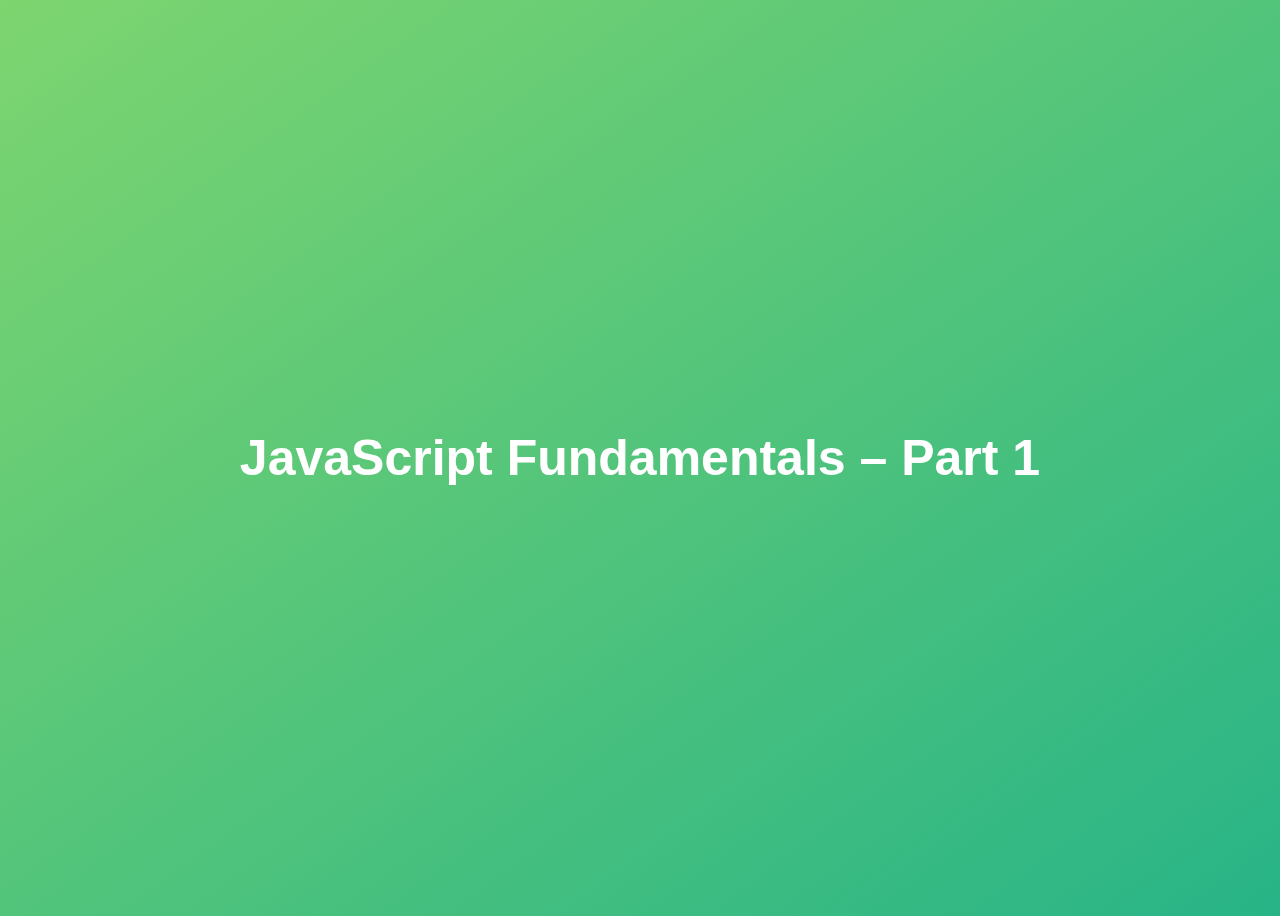
<file: 01-fundamental part-1/index.html>
<!DOCTYPE html>
<html lang="en">

<head>
  <meta charset="UTF-8" />
  <meta name="viewport" content="width=device-width, initial-scale=1.0" />
  <meta http-equiv="X-UA-Compatible" content="ie=edge" />
  <title>JavaScript Fundamentals – Part 1</title>
  <style>
    body {
      height: 100vh;
      display: flex;
      align-items: center;
      background: linear-gradient(to top left, #28b487, #7dd56f);
    }

    h1 {
      font-family: sans-serif;
      font-size: 50px;
      line-height: 1.3;
      width: 100%;
      padding: 30px;
      text-align: center;
      color: white;
    }
  </style>
</head>

<body>
  <h1>JavaScript Fundamentals – Part 1</h1>
  <script src="./script.js"></script>
</body>

</html>
</file>
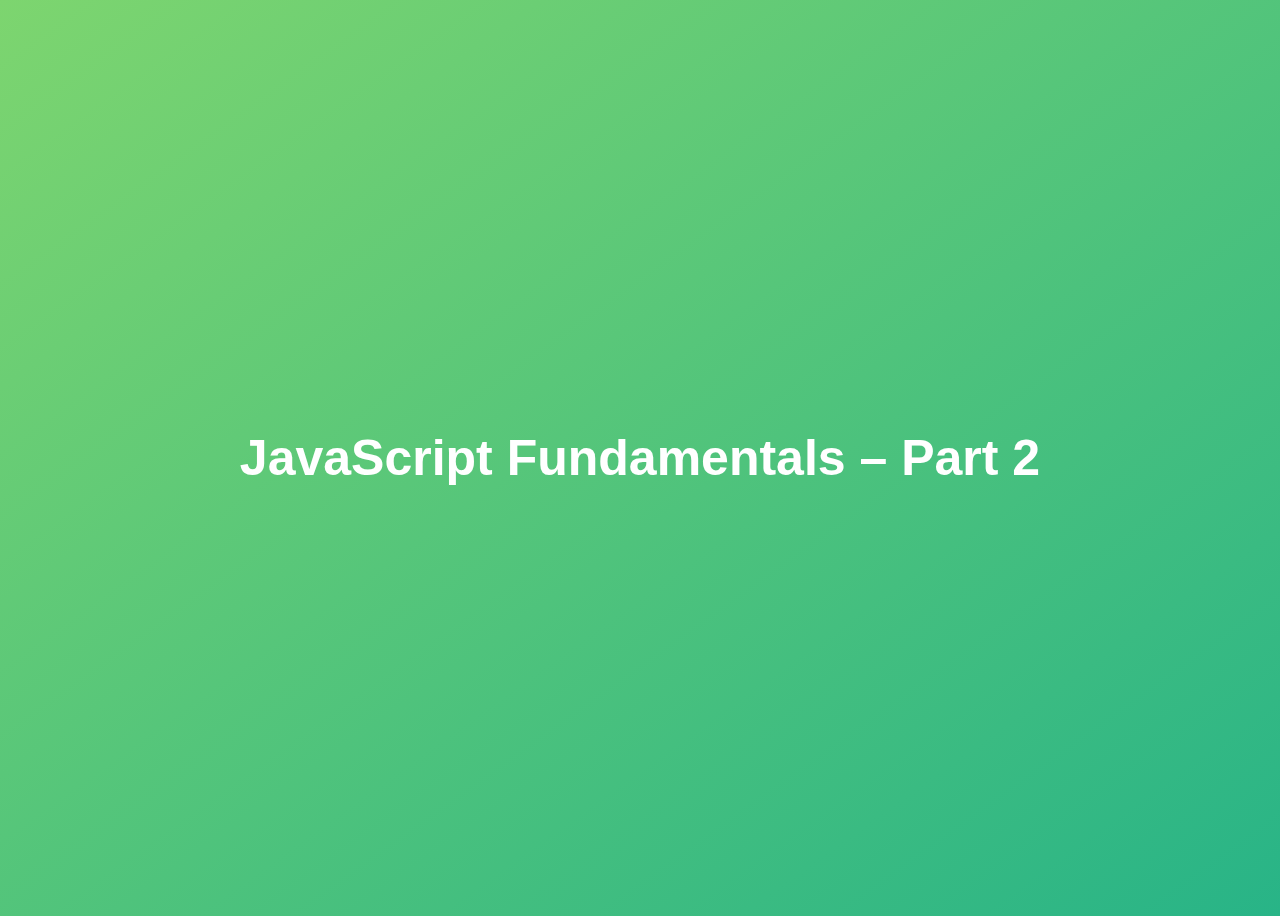
<file: 02-fundamentals  part-2/index.html>
<!DOCTYPE html>
<html lang="en">
  <head>
    <meta charset="UTF-8" />
    <meta name="viewport" content="width=device-width, initial-scale=1.0" />
    <meta http-equiv="X-UA-Compatible" content="ie=edge" />
    <title>JavaScript Fundamentals – Part 2</title>
    <style>
      body {
        height: 100vh;
        display: flex;
        align-items: center;
        background: linear-gradient(to top left, #28b487, #7dd56f);
      }
      h1 {
        font-family: sans-serif;
        font-size: 50px;
        line-height: 1.3;
        width: 100%;
        padding: 30px;
        text-align: center;
        color: white;
      }
    </style>
  </head>
  <body>
    <h1>JavaScript Fundamentals – Part 2</h1>
    <script src="script.js"></script>
  </body>
</html>
</file>
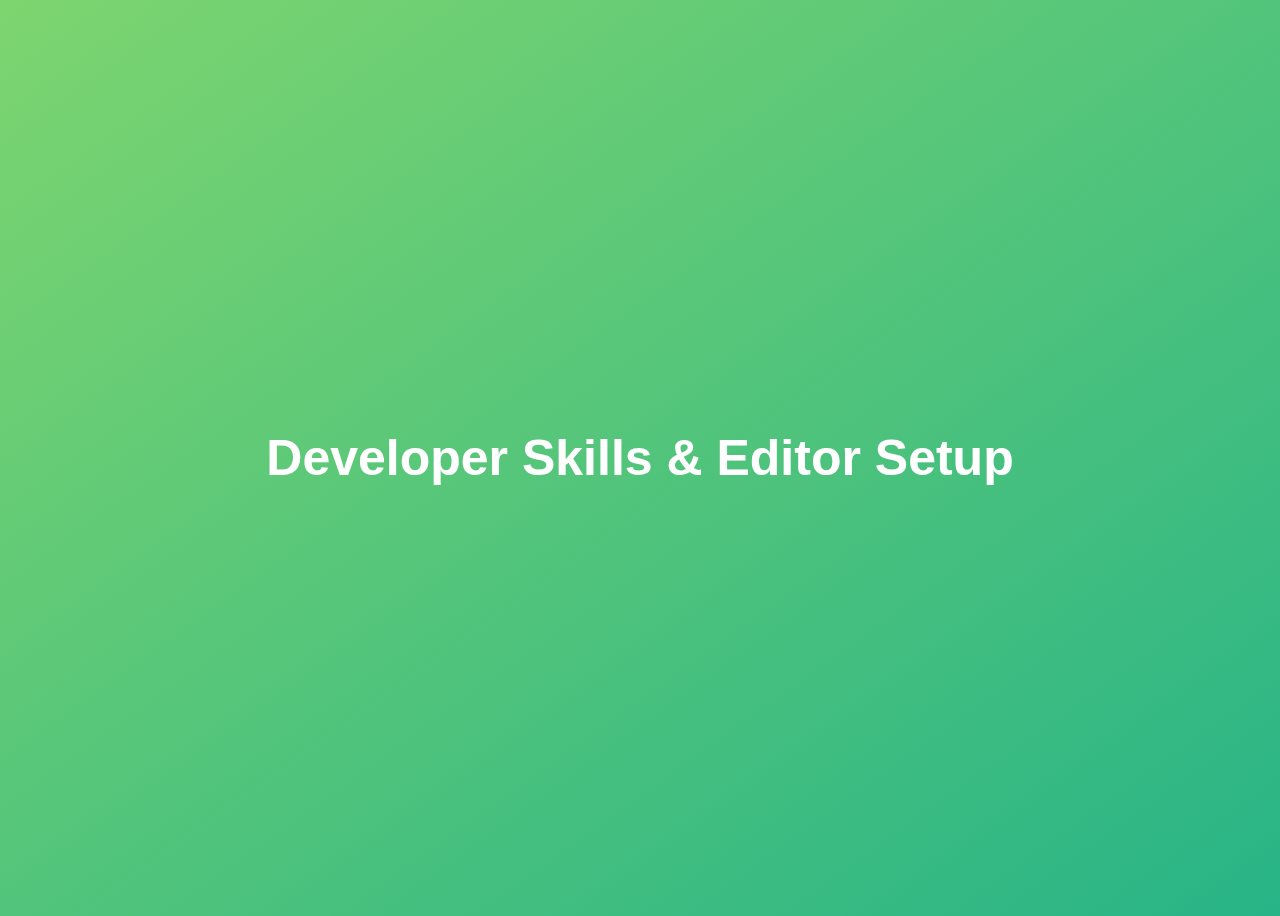
<file: 05-Developer skills & Editor Setup/index.html>
<!DOCTYPE html>
<html lang="en">
  <head>
    <meta charset="UTF-8" />
    <meta name="viewport" content="width=device-width, initial-scale=1.0" />
    <meta http-equiv="X-UA-Compatible" content="ie=edge" />
    <title>Developer Skills & Editor Setup</title>
    <style>
      body {
        height: 100vh;
        display: flex;
        align-items: center;
        background: linear-gradient(to top left, #28b487, #7dd56f);
      }
      h1 {
        font-family: sans-serif;
        font-size: 50px;
        line-height: 1.3;
        width: 100%;
        padding: 30px;
        text-align: center;
        color: white;
      }
    </style>
  </head>
  <body>
    <h1>Developer Skills & Editor Setup</h1>
    <script src="script.js"></script>
  </body>
</html>
</file>
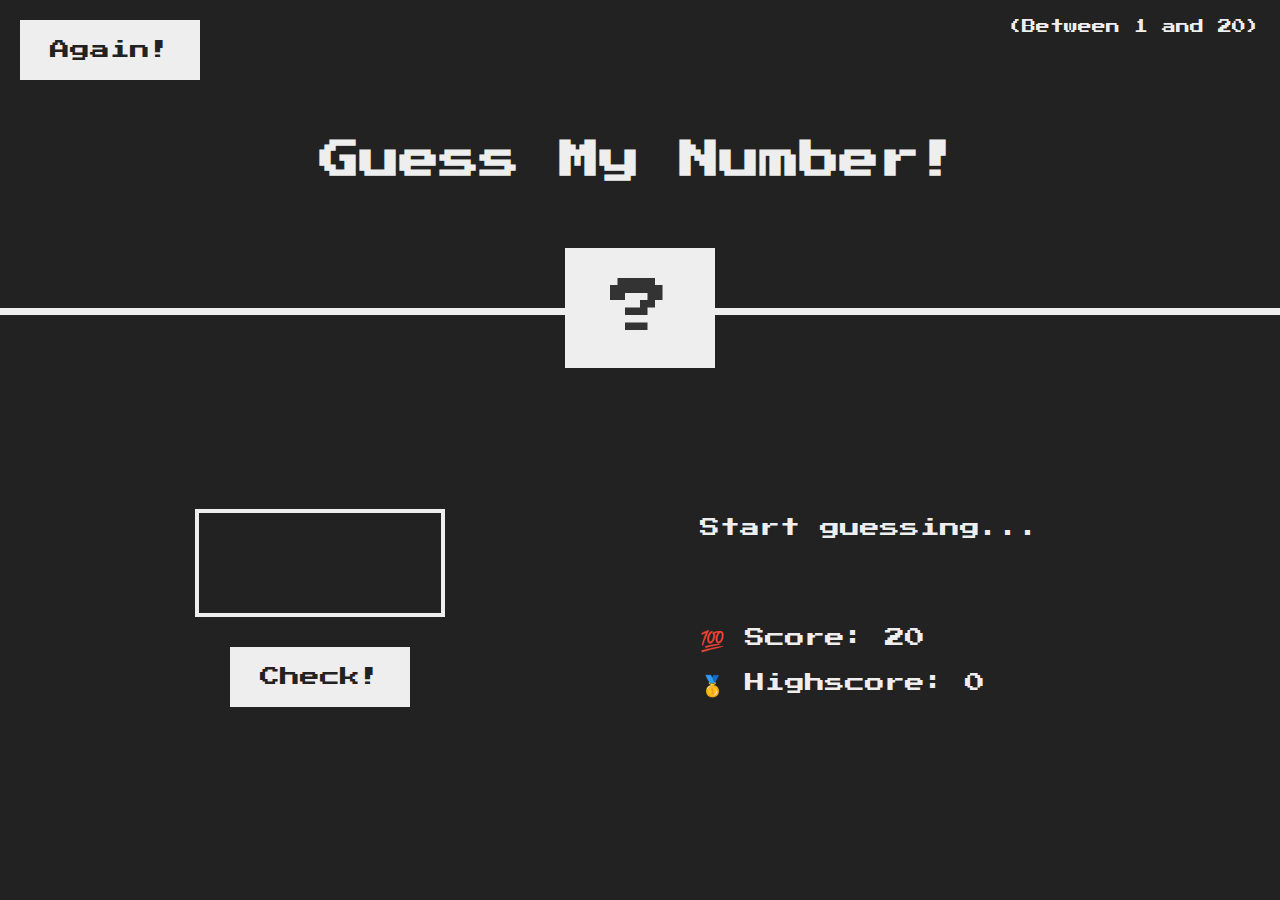
<file: 06-guess MY Number!/index.html>
<!DOCTYPE html>
<html lang="en">
  <head>
    <meta charset="UTF-8" />
    <meta name="viewport" content="width=device-width, initial-scale=1.0" />
    <meta http-equiv="X-UA-Compatible" content="ie=edge" />
    <link rel="stylesheet" href="style.css" />
    <title>Guess My Number!</title>
  </head>
  <body>
    <header>
      <h1>Guess My Number!</h1>
      <p class="between">(Between 1 and 20)</p>
      <button class="btn again">Again!</button>
      <div class="number">?</div>
    </header>
    <main>
      <section class="left">
        <input type="number" class="guess" />
        <button class="btn check">Check!</button>
      </section>
      <section class="right">
        <p class="message">Start guessing...</p>
        <p class="label-score">💯 Score: <span class="score">20</span></p>
        <p class="label-highscore">
          🥇 Highscore: <span class="highscore">0</span>
        </p>
      </section>
    </main>
    <script src="script.js"></script>
  </body>
</html>
</file>
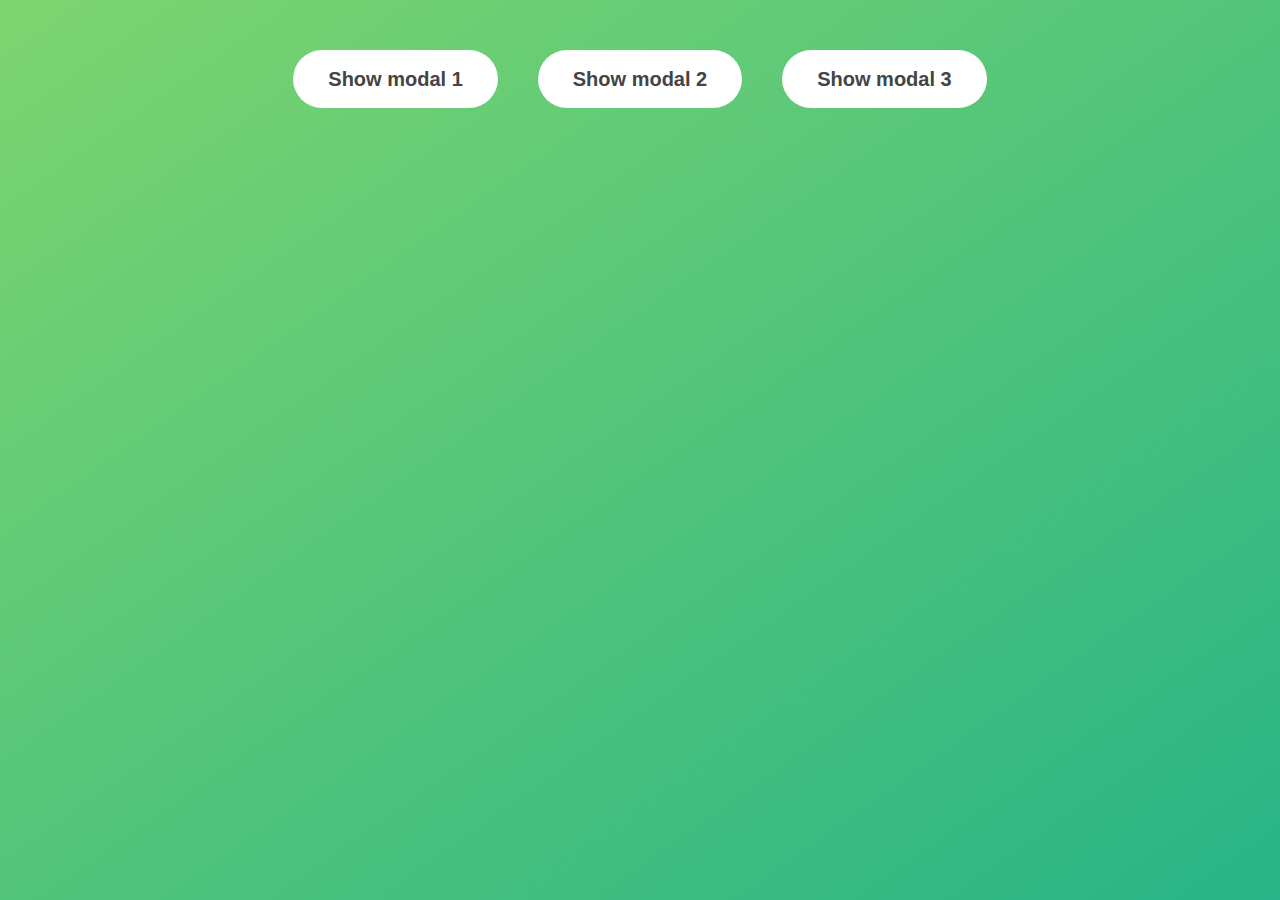
<file: 07-modal/index.html>
<!DOCTYPE html>
<html lang="en">
  <head>
    <meta charset="UTF-8" />
    <meta name="viewport" content="width=device-width, initial-scale=1.0" />
    <meta http-equiv="X-UA-Compatible" content="ie=edge" />
    <link rel="stylesheet" href="style.css" />
    <title>Modal window</title>
  </head>
  <body>
    <button class="show-modal">Show modal 1</button>
    <button class="show-modal">Show modal 2</button>
    <button class="show-modal">Show modal 3</button>
    <div class="modal hidden">
      <button class="close-modal">&times;</button>
      <h1>I'm a modal window 😍</h1>
      <p>
        Lorem ipsum dolor sit amet, consectetur adipisicing elit, sed do eiusmod
        tempor incididunt ut labore et dolore magna aliqua. Ut enim ad minim
        veniam, quis nostrud exercitation ullamco laboris nisi ut aliquip ex ea
        commodo consequat. Duis aute irure dolor in reprehenderit in voluptate
        velit esse cillum dolore eu fugiat nulla pariatur. Excepteur sint
        occaecat cupidatat non proident, sunt in culpa qui officia deserunt
        mollit anim id est laborum.
      </p>
    </div>
    <div class="overlay hidden"></div>

    <script src="script.js"></script>
  </body>
</html>
</file>
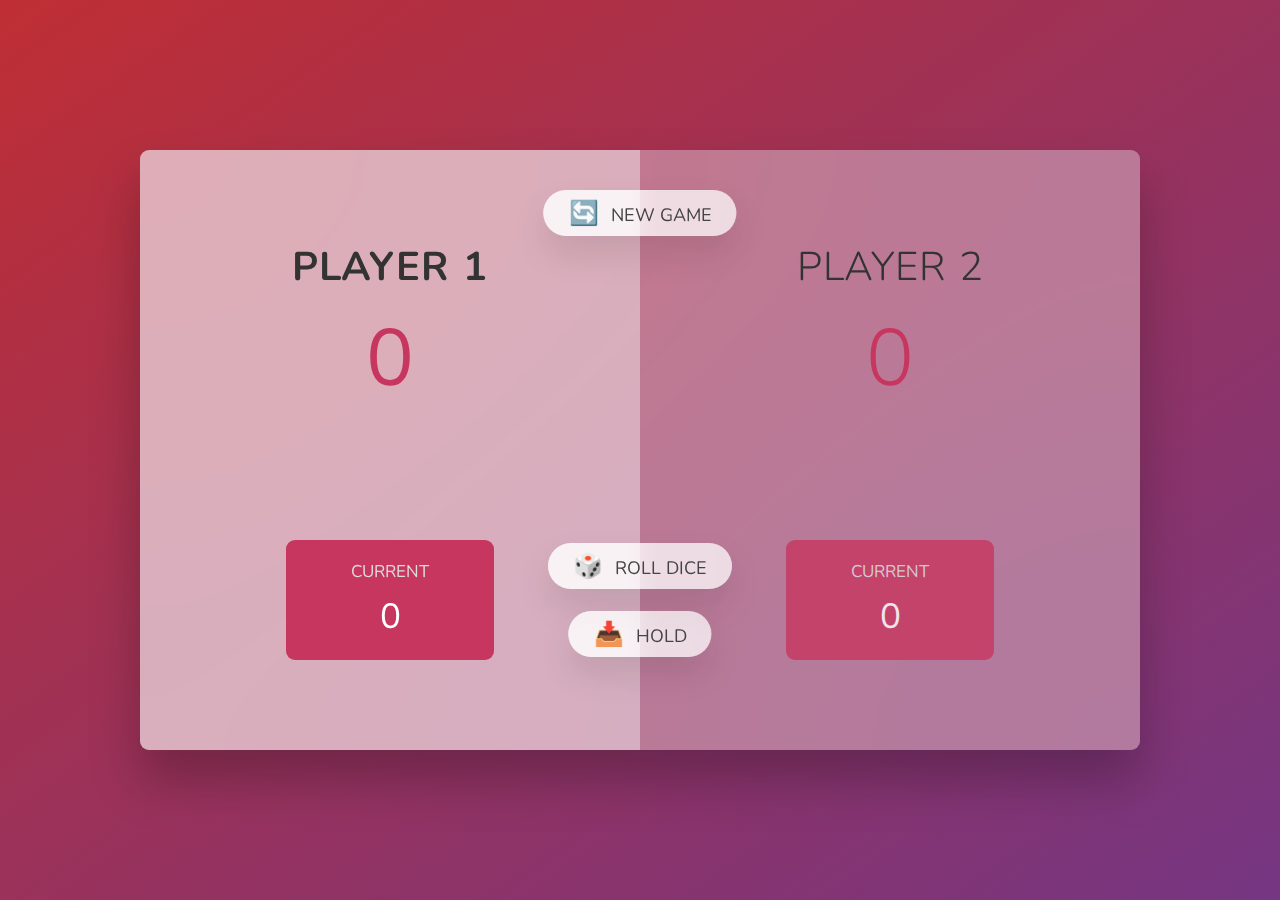
<file: 08-pig Game/index.html>
<!DOCTYPE html>
<html lang="en">
  <head>
    <meta charset="UTF-8" />
    <meta name="viewport" content="width=device-width, initial-scale=1.0" />
    <meta http-equiv="X-UA-Compatible" content="ie=edge" />
    <link rel="stylesheet" href="style.css" />
    <title>Pig Game</title>
  </head>
  <body>
    <main>
      <section class="player player--0 player--active">
        <h2 class="name" id="name--0">Player 1</h2>
        <p class="score" id="score--0">43</p>
        <div class="current">
          <p class="current-label">Current</p>
          <p class="current-score" id="current--0">0</p>
        </div>
      </section>
      <section class="player player--1">
        <h2 class="name" id="name--1">Player 2</h2>
        <p class="score" id="score--1">24</p>
        <div class="current">
          <p class="current-label">Current</p>
          <p class="current-score" id="current--1">0</p>
        </div>
      </section>

      <img src="dice-5.png" alt="Playing dice" class="dice" />
      <button class="btn btn--new">🔄 New game</button>
      <button class="btn btn--roll">🎲 Roll dice</button>
      <button class="btn btn--hold">📥 Hold</button>
    </main>
    <script src="script.js"></script>
  </body>
</html>
</file>
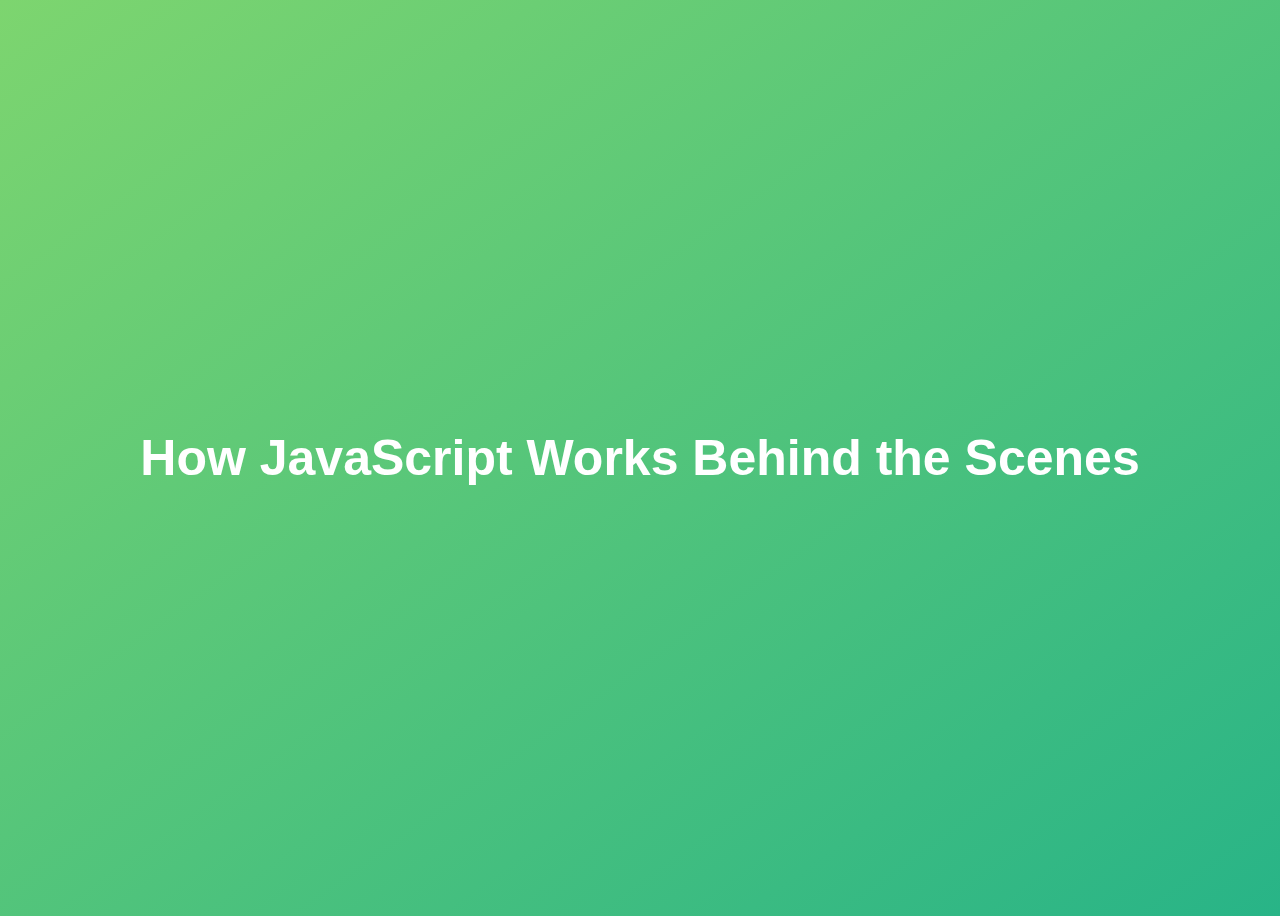
<file: 09-Behind-the-Scenes/index.html>
<!DOCTYPE html>
<html lang="en">
  <head>
    <meta charset="UTF-8" />
    <meta name="viewport" content="width=device-width, initial-scale=1.0" />
    <meta http-equiv="X-UA-Compatible" content="ie=edge" />
    <title>How JavaScript Works Behind the Scenes</title>
    <style>
      body {
        height: 100vh;
        display: flex;
        align-items: center;
        background: linear-gradient(to top left, #28b487, #7dd56f);
      }
      h1 {
        font-family: sans-serif;
        font-size: 50px;
        line-height: 1.3;
        width: 100%;
        padding: 30px;
        text-align: center;
        color: white;
      }
    </style>
  </head>
  <body>
    <h1>How JavaScript Works Behind the Scenes</h1>
    <script src="script.js"></script>
  </body>
</html>
</file>
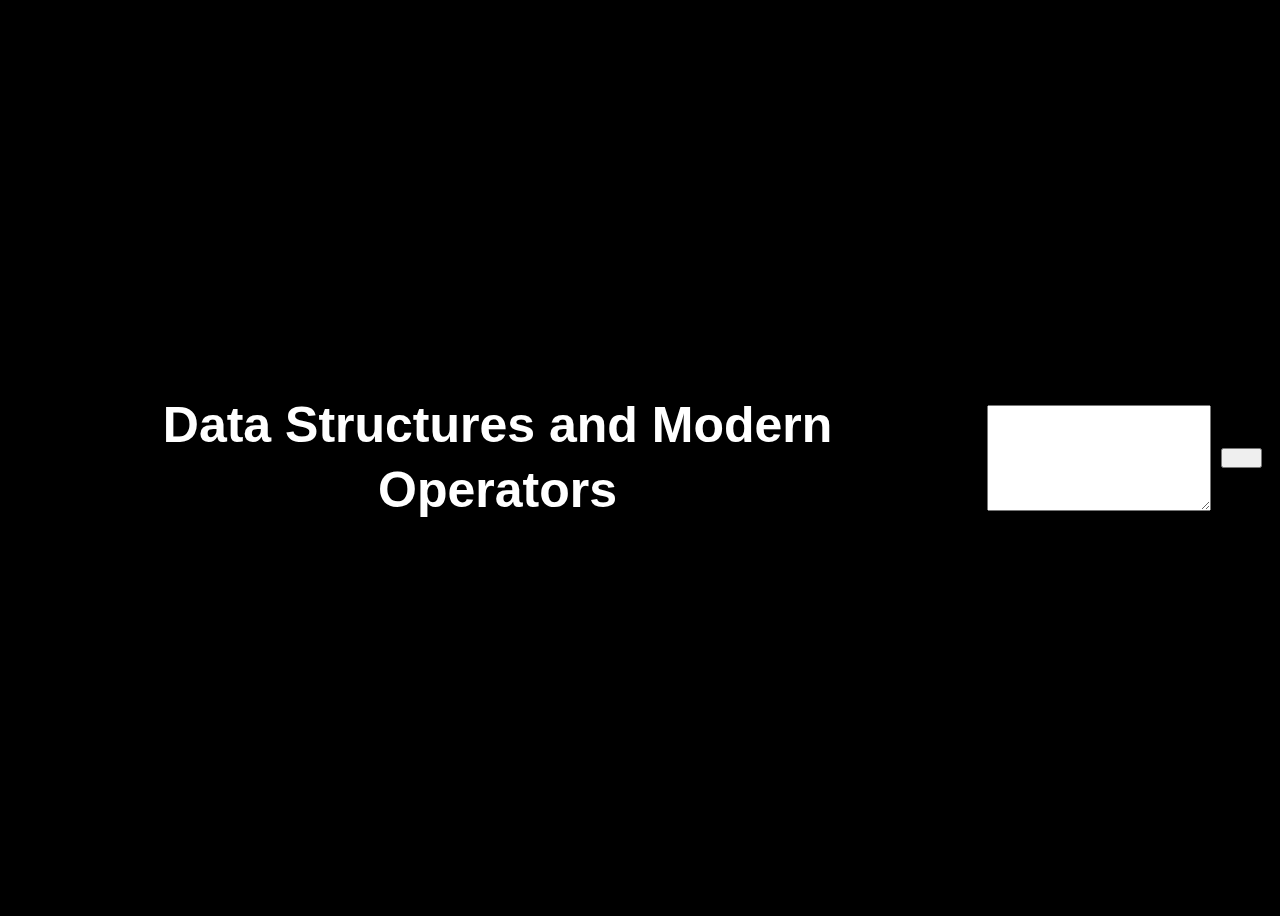
<file: 09-Data Structures, Modern Operators and Strings/index.html>
<!DOCTYPE html>
<html lang="en">
  <head>
    <meta charset="UTF-8" />
    <meta name="viewport" content="width=device-width, initial-scale=1.0" />
    <meta http-equiv="X-UA-Compatible" content="ie=edge" />
    <title>Data Structures and Modern Operators</title>
    <style>
      body {
        height: 100vh;
        display: flex;
        align-items: center;
        /* background: linear-gradient(to top left, #28b487, #7dd56f); */
        background-color: black;
      }
      h1 {
        font-family: sans-serif;
        font-size: 50px;
        line-height: 1.3;
        width: 100%;
        padding: 30px;
        text-align: center;
        color: white;
      }
      button {
        width: 50px;
        height: 20px;
        margin: 10px;
      }
      textarea {
        width: 300px;
        height: 100px;
      }
    </style>
  </head>
  <body>
    <h1>Data Structures and Modern Operators</h1>
    <!-- <script src="script.js"></script> -->
    <script src="./script2.js"></script>
  </body>
</html>
</file>
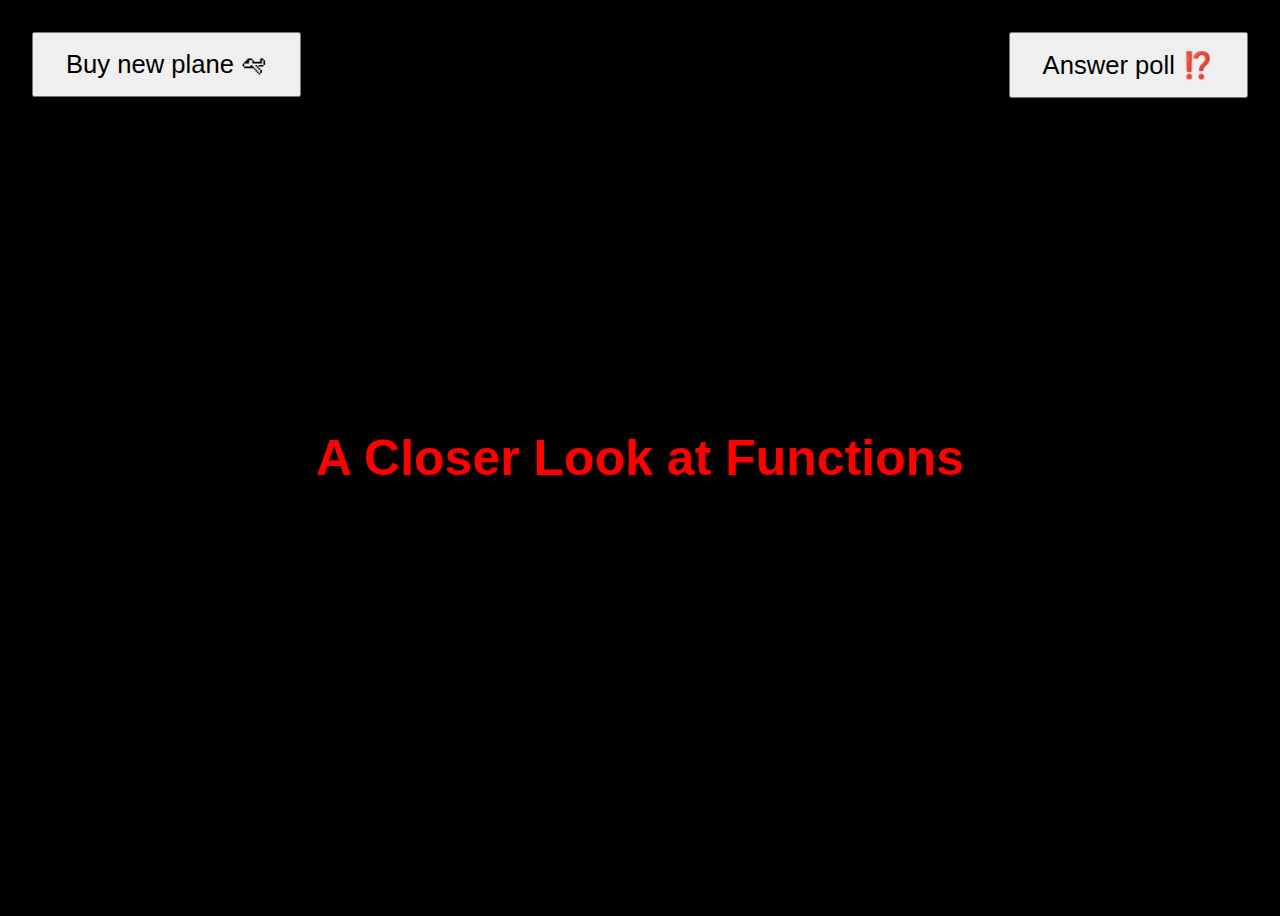
<file: 10-Functions/index.html>
<!DOCTYPE html>
<html lang="en">
  <head>
    <meta charset="UTF-8" />
    <meta name="viewport" content="width=device-width, initial-scale=1.0" />
    <meta http-equiv="X-UA-Compatible" content="ie=edge" />
    <title>A Closer Look at Functions</title>
    <style>
      body {
        height: 100vh;
        display: flex;
        align-items: center;
        /* background: linear-gradient(to top left, #28b487, #7dd56f); */
        background-color: black;
      }
      h1 {
        font-family: sans-serif;
        font-size: 50px;
        line-height: 1.3;
        width: 100%;
        padding: 30px;
        text-align: center;
        color: white;
      }
      .buy,
      .poll {
        font-size: 1.6rem;
        padding: 1rem 2rem;
        position: absolute;
        top: 2rem;
      }
      .buy {
        left: 2rem;
      }
      .poll {
        right: 2rem;
      }
    </style>
  </head>
  <body>
    <h1>A Closer Look at Functions</h1>
    <button class="buy">Buy new plane 🛩</button>
    <button class="poll">Answer poll ⁉️</button>
    <script src="script.js"></script>
  </body>
</html>
</file>
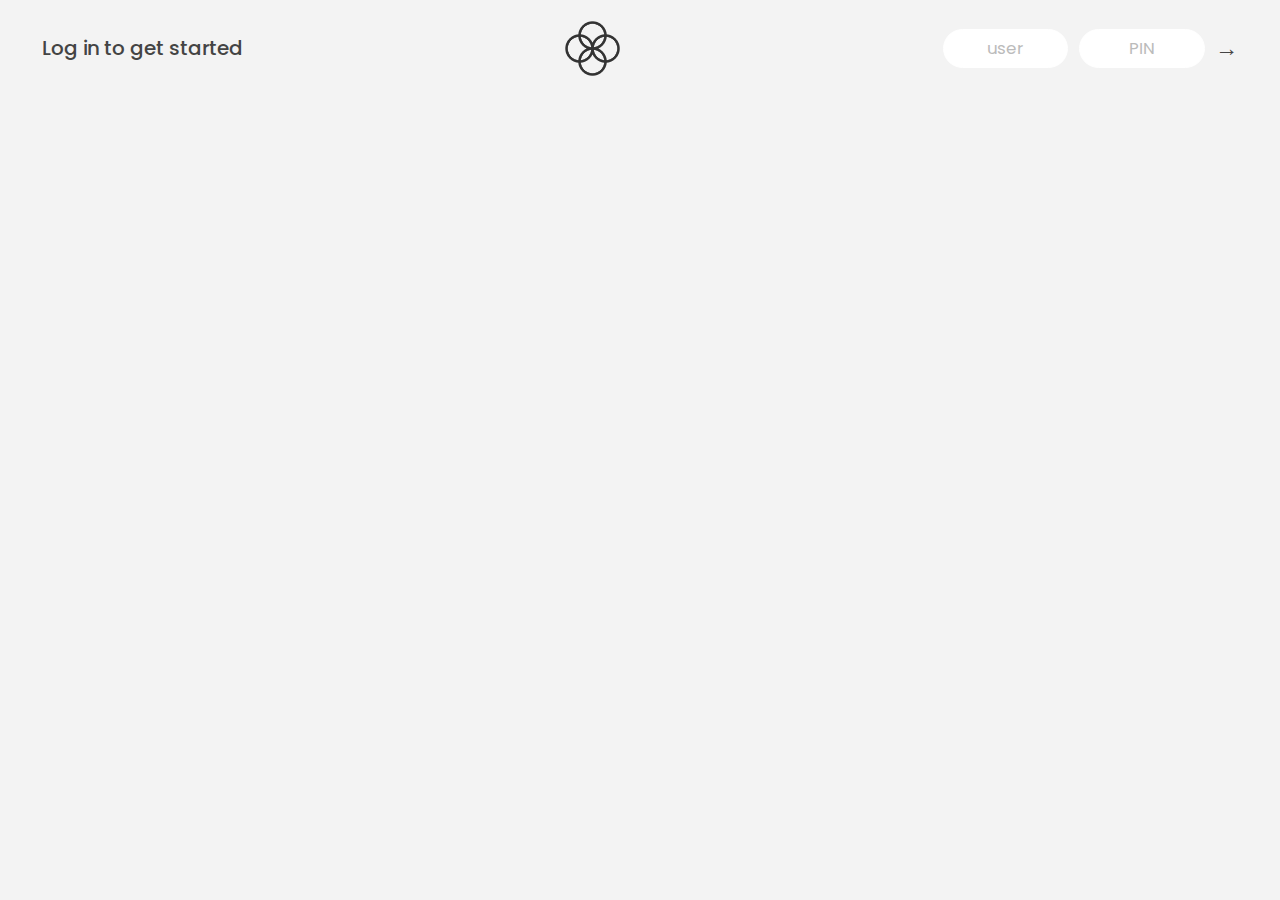
<file: 11-Arrays-Bankist/index.html>
<!DOCTYPE html>
<html lang="en">
  <head>
    <meta charset="UTF-8" />
    <meta name="viewport" content="width=device-width, initial-scale=1.0" />
    <meta http-equiv="X-UA-Compatible" content="ie=edge" />
    <link rel="shortcut icon" type="image/png" href="/icon.png" />

    <link
      href="https://fonts.googleapis.com/css?family=Poppins:400,500,600&display=swap"
      rel="stylesheet"
    />

    <link rel="stylesheet" href="style.css" />
    <title>Bankist</title>
  </head>
  <body>
    <!-- TOP NAVIGATION -->
    <nav>
      <p class="welcome">Log in to get started</p>
      <img src="logo.png" alt="Logo" class="logo" />
      <form class="login">
        <input
          type="text"
          placeholder="user"
          class="login__input login__input--user"
        />
        <!-- In practice, use type="password" -->
        <input
          type="text"
          placeholder="PIN"
          maxlength="4"
          class="login__input login__input--pin"
        />
        <button class="login__btn">&rarr;</button>
      </form>
    </nav>

    <main class="app">
      <!-- BALANCE -->
      <div class="balance">
        <div>
          <p class="balance__label">Current balance</p>
          <p class="balance__date">
            As of <span class="date">05/03/2037</span>
          </p>
        </div>
        <p class="balance__value">0000€</p>
      </div>

      <!-- MOVEMENTS -->
      <div class="movements">
        <div class="movements__row">
          <div class="movements__type movements__type--deposit">2 deposit</div>
          <div class="movements__date">3 days ago</div>
          <div class="movements__value">4 000€</div>
        </div>
        <div class="movements__row">
          <div class="movements__type movements__type--withdrawal">
            1 withdrawal
          </div>
          <div class="movements__date">24/01/2037</div>
          <div class="movements__value">-378€</div>
        </div>
      </div>

      <!-- SUMMARY -->
      <div class="summary">
        <p class="summary__label">In</p>
        <p class="summary__value summary__value--in">0000€</p>
        <p class="summary__label">Out</p>
        <p class="summary__value summary__value--out">0000€</p>
        <p class="summary__label">Interest</p>
        <p class="summary__value summary__value--interest">0000€</p>
        <button class="btn--sort">&downarrow; SORT</button>
      </div>

      <!-- OPERATION: TRANSFERS -->
      <div class="operation operation--transfer">
        <h2>Transfer money</h2>
        <form class="form form--transfer">
          <input type="text" class="form__input form__input--to" />
          <input type="number" class="form__input form__input--amount" />
          <button class="form__btn form__btn--transfer">&rarr;</button>
          <label class="form__label">Transfer to</label>
          <label class="form__label">Amount</label>
        </form>
      </div>

      <!-- OPERATION: LOAN -->
      <div class="operation operation--loan">
        <h2>Request loan</h2>
        <form class="form form--loan">
          <input type="number" class="form__input form__input--loan-amount" />
          <button class="form__btn form__btn--loan">&rarr;</button>
          <label class="form__label form__label--loan">Amount</label>
        </form>
      </div>

      <!-- OPERATION: CLOSE -->
      <div class="operation operation--close">
        <h2>Close account</h2>
        <form class="form form--close">
          <input type="text" class="form__input form__input--user" />
          <input
            type="password"
            maxlength="6"
            class="form__input form__input--pin"
          />
          <button class="form__btn form__btn--close">&rarr;</button>
          <label class="form__label">Confirm user</label>
          <label class="form__label">Confirm PIN</label>
        </form>
      </div>

      <!-- LOGOUT TIMER -->
      <p class="logout-timer">
        You will be logged out in <span class="timer">05:00</span>
      </p>
    </main>

    <!-- <footer>
      &copy; by Jonas Schmedtmann. Don't claim as your own :)
    </footer> -->

    <script src="script.js"></script>
  </body>
</html>
</file>
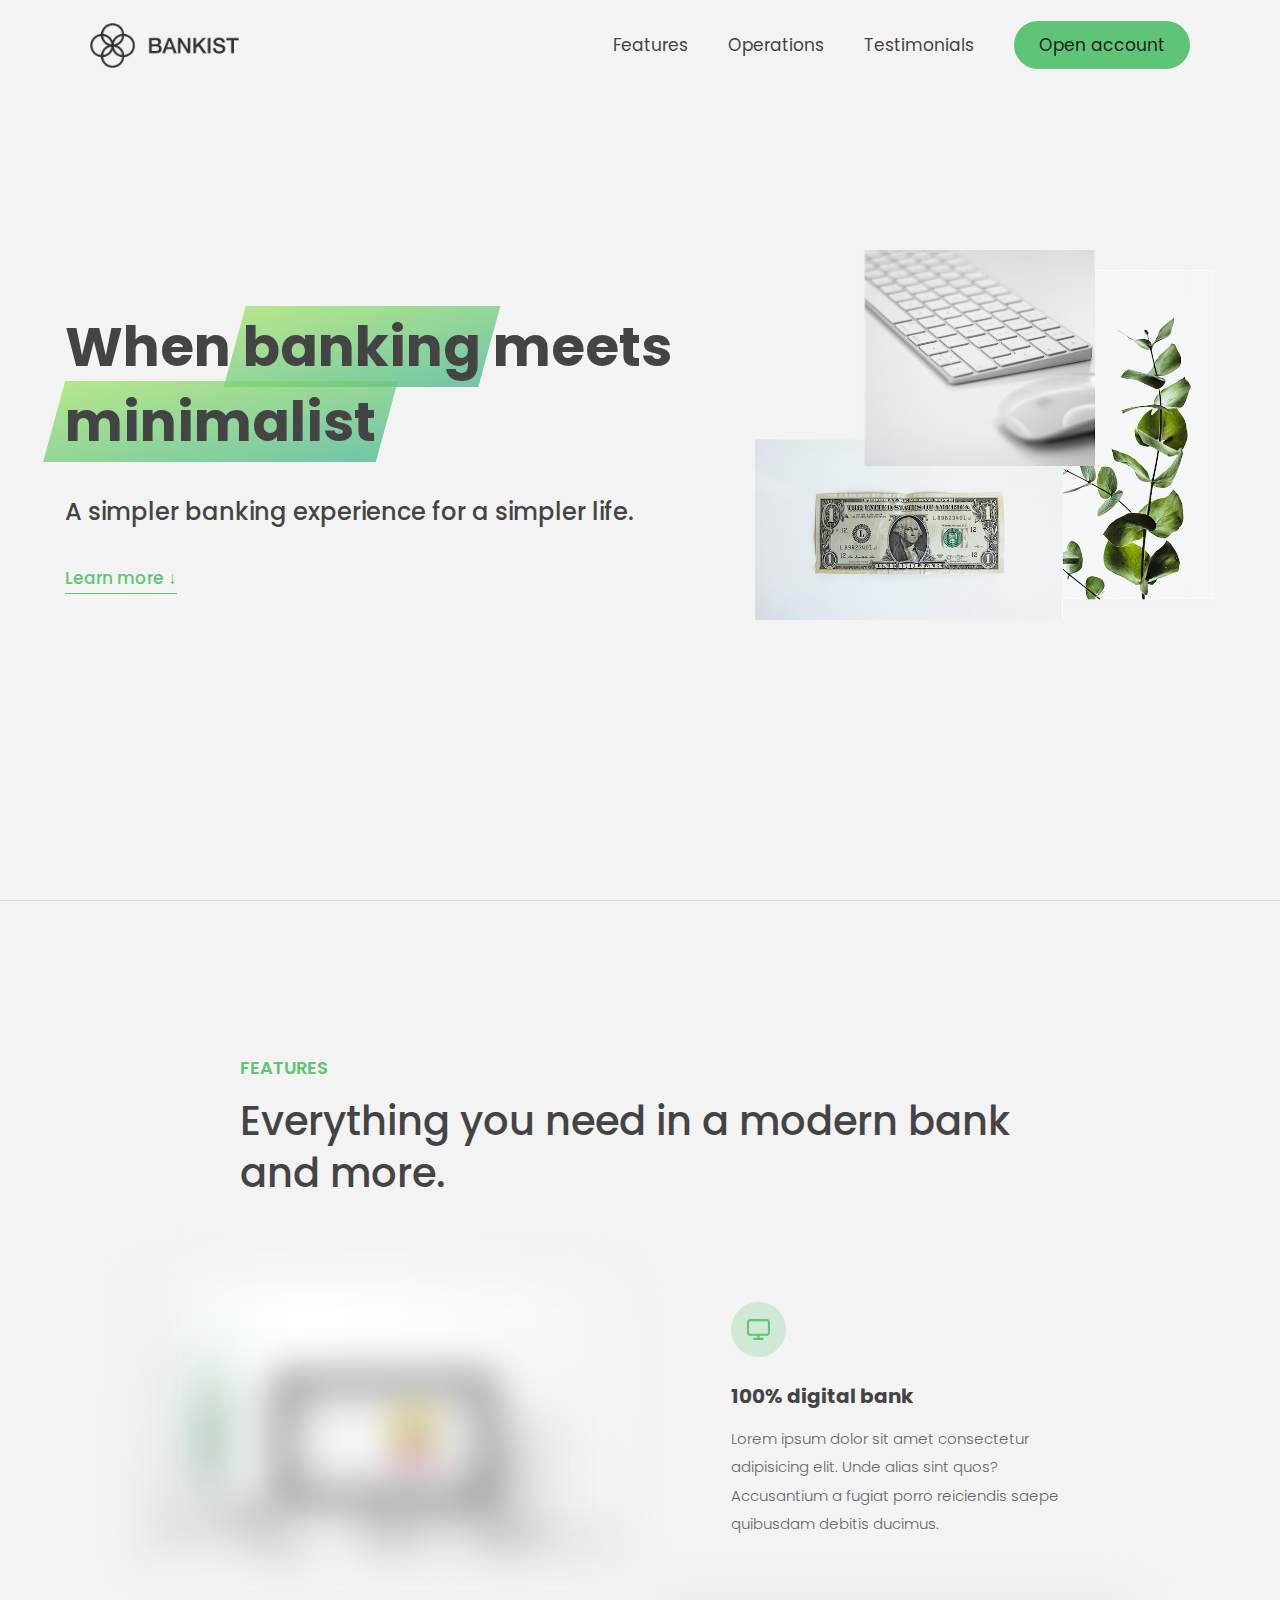
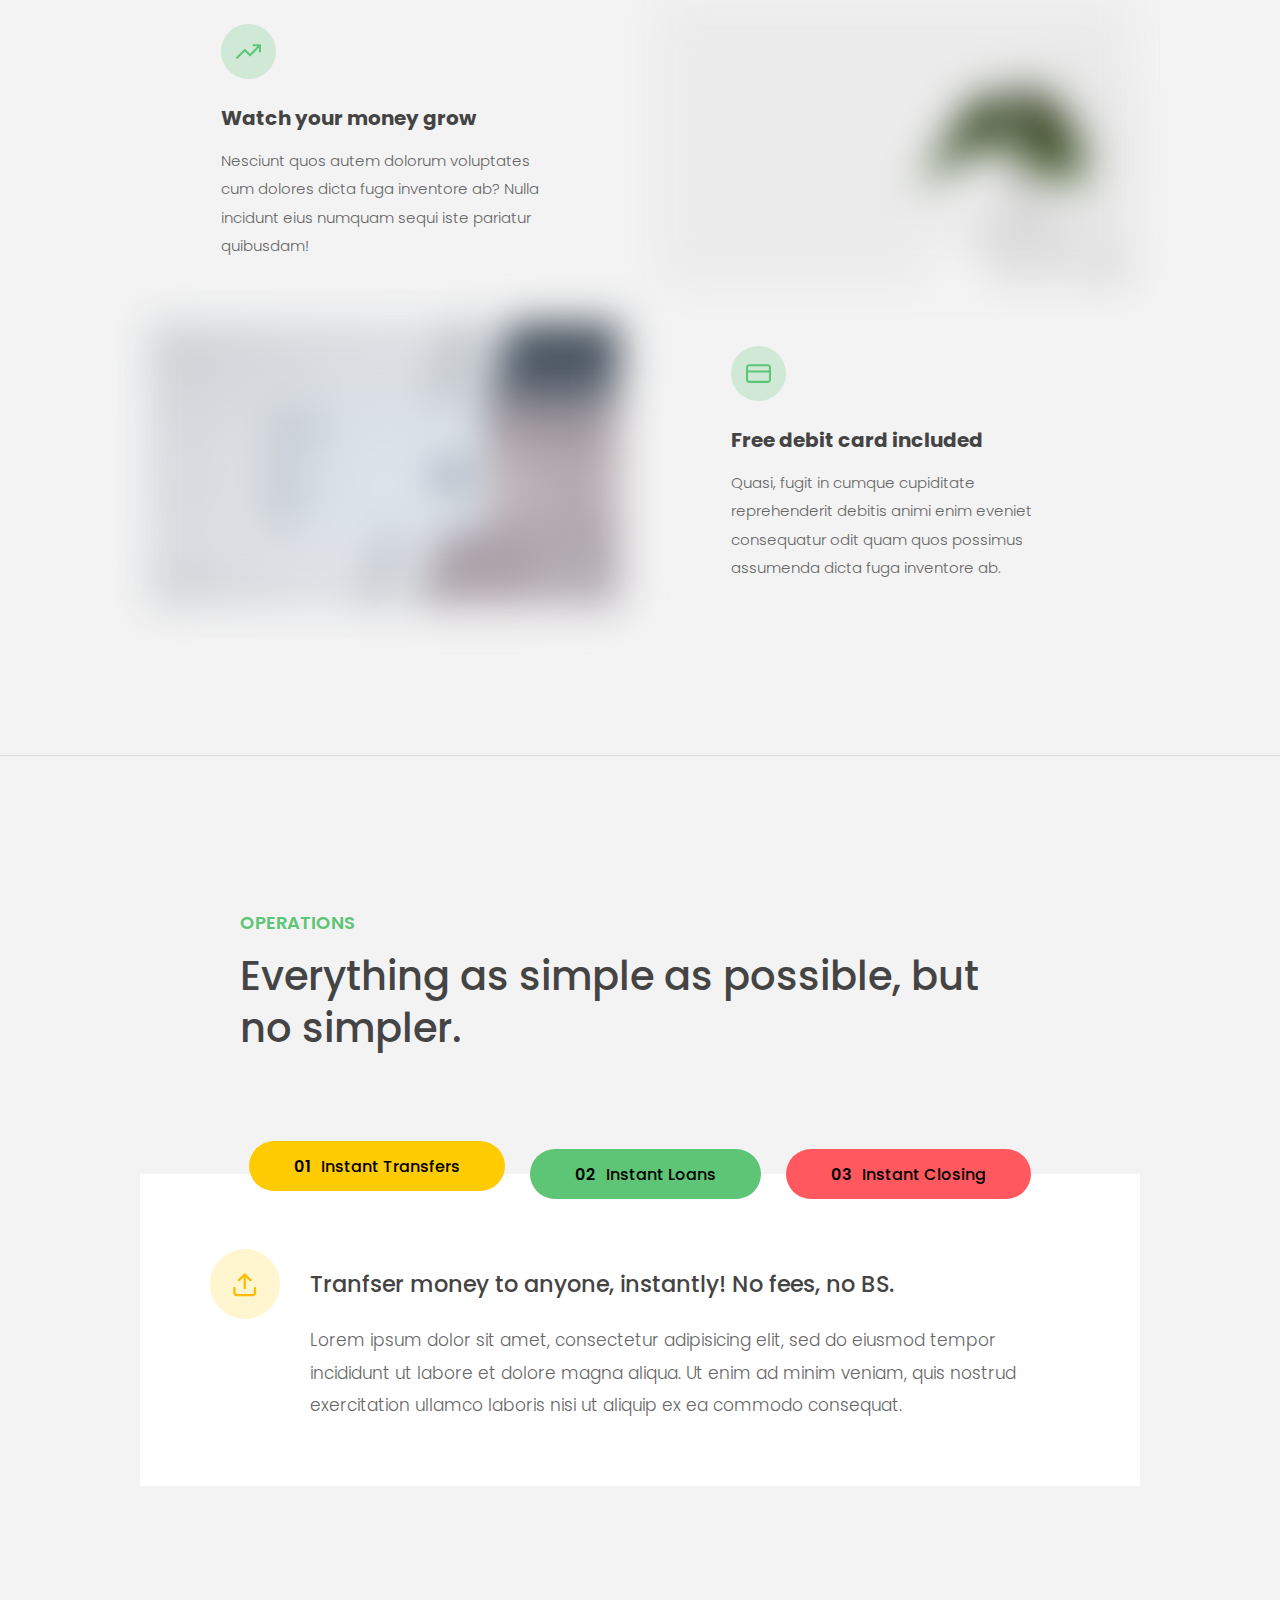
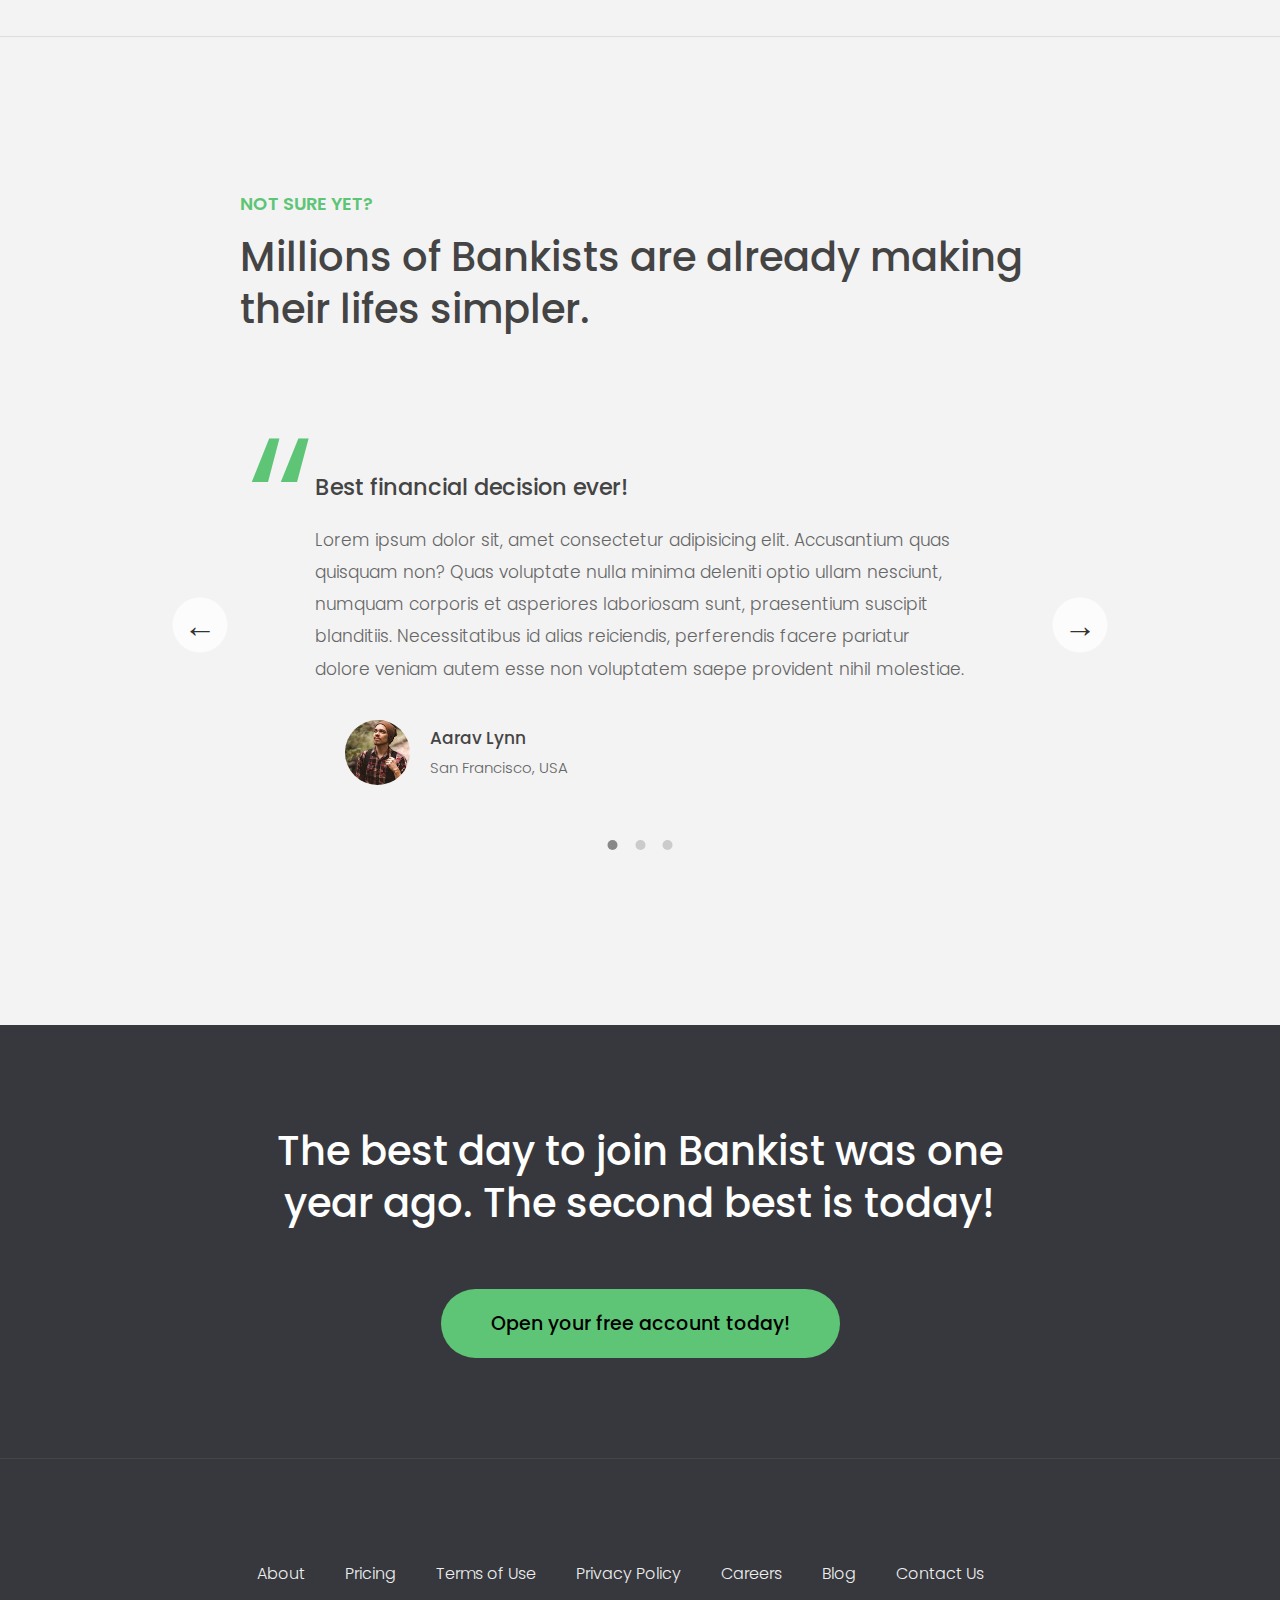
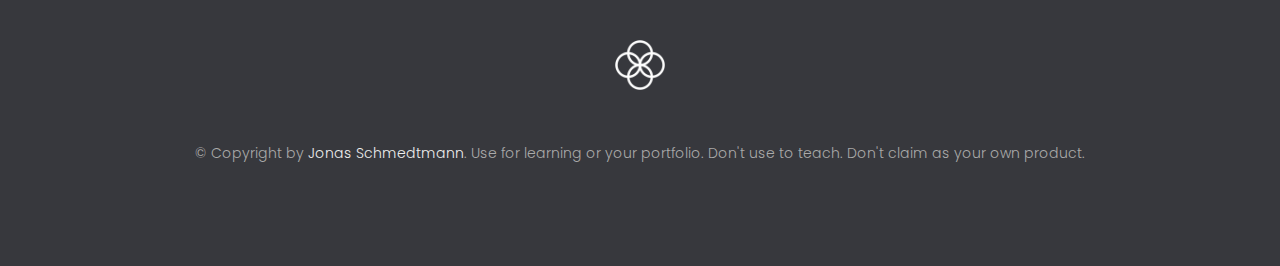
<file: 13-Advanced-DOM-Bankist/index.html>
<!DOCTYPE html>
<html lang="en">
  <head>
    <meta charset="UTF-8" />
    <meta name="viewport" content="width=device-width, initial-scale=1.0" />
    <meta http-equiv="X-UA-Compatible" content="ie=edge" />
    <link rel="shortcut icon" type="image/png" href="img/icon.png" />

    <link
      href="https://fonts.googleapis.com/css?family=Poppins:300,400,500,600&display=swap"
      rel="stylesheet"
    />
    <link rel="stylesheet" href="style.css" />
    <script defer src="script.js"></script>
    <title>Bankist | When Banking meets Minimalist</title>
  </head>
  <body>
    <header class="header">
      <nav class="nav">
        <img
          src="img/logo.png"
          alt="Bankist logo"
          class="nav__logo"
          id="logo"
          designer="kaushik"
          data-version-number="3.0"
        />
        <ul class="nav__links">
          <li class="nav__item">
            <a class="nav__link" href="#section--1">Features</a>
          </li>
          <li class="nav__item">
            <a class="nav__link" href="#section--2">Operations</a>
          </li>
          <li class="nav__item">
            <a class="nav__link" href="#section--3">Testimonials</a>
          </li>
          <li class="nav__item">
            <a class="nav__link nav__link--btn btn--show-modal" href="#"
              >Open account</a
            >
          </li>
        </ul>
      </nav>

      <div class="header__title">
        <!-- <h1 onclick="alert('HTML alert')"> -->
        <h1>
          When
          <!-- Green highlight effect -->
          <span class="highlight">banking</span>
          meets<br />
          <span class="highlight">minimalist</span>
        </h1>
        <h4>A simpler banking experience for a simpler life.</h4>
        <button class="btn--text btn--scroll-to">Learn more &DownArrow;</button>
        <img
          src="img/hero.png"
          class="header__img"
          alt="Minimalist bank items"
        />
      </div>
    </header>

    <section class="section" id="section--1">
      <div class="section__title">
        <h2 class="section__description">Features</h2>
        <h3 class="section__header">
          Everything you need in a modern bank and more.
        </h3>
      </div>

      <div class="features">
        <img
          src="img/digital-lazy.jpg"
          data-src="img/digital.jpg"
          alt="Computer"
          class="features__img lazy-img"
        />
        <div class="features__feature">
          <div class="features__icon">
            <svg>
              <use xlink:href="img/icons.svg#icon-monitor"></use>
            </svg>
          </div>
          <h5 class="features__header">100% digital bank</h5>
          <p>
            Lorem ipsum dolor sit amet consectetur adipisicing elit. Unde alias
            sint quos? Accusantium a fugiat porro reiciendis saepe quibusdam
            debitis ducimus.
          </p>
        </div>

        <div class="features__feature">
          <div class="features__icon">
            <svg>
              <use xlink:href="img/icons.svg#icon-trending-up"></use>
            </svg>
          </div>
          <h5 class="features__header">Watch your money grow</h5>
          <p>
            Nesciunt quos autem dolorum voluptates cum dolores dicta fuga
            inventore ab? Nulla incidunt eius numquam sequi iste pariatur
            quibusdam!
          </p>
        </div>
        <img
          src="img/grow-lazy.jpg"
          data-src="img/grow.jpg"
          alt="Plant"
          class="features__img lazy-img"
        />

        <img
          src="img/card-lazy.jpg"
          data-src="img/card.jpg"
          alt="Credit card"
          class="features__img lazy-img"
        />
        <div class="features__feature">
          <div class="features__icon">
            <svg>
              <use xlink:href="img/icons.svg#icon-credit-card"></use>
            </svg>
          </div>
          <h5 class="features__header">Free debit card included</h5>
          <p>
            Quasi, fugit in cumque cupiditate reprehenderit debitis animi enim
            eveniet consequatur odit quam quos possimus assumenda dicta fuga
            inventore ab.
          </p>
        </div>
      </div>
    </section>

    <section class="section" id="section--2">
      <div class="section__title">
        <h2 class="section__description">Operations</h2>
        <h3 class="section__header">
          Everything as simple as possible, but no simpler.
        </h3>
      </div>

      <div class="operations">
        <div class="operations__tab-container">
          <button
            class="btn operations__tab operations__tab--1 operations__tab--active"
            data-tab="1"
          >
            <span>01</span>Instant Transfers
          </button>
          <button class="btn operations__tab operations__tab--2" data-tab="2">
            <span>02</span>Instant Loans
          </button>
          <button class="btn operations__tab operations__tab--3" data-tab="3">
            <span>03</span>Instant Closing
          </button>
        </div>
        <div
          class="operations__content operations__content--1 operations__content--active"
        >
          <div class="operations__icon operations__icon--1">
            <svg>
              <use xlink:href="img/icons.svg#icon-upload"></use>
            </svg>
          </div>
          <h5 class="operations__header">
            Tranfser money to anyone, instantly! No fees, no BS.
          </h5>
          <p>
            Lorem ipsum dolor sit amet, consectetur adipisicing elit, sed do
            eiusmod tempor incididunt ut labore et dolore magna aliqua. Ut enim
            ad minim veniam, quis nostrud exercitation ullamco laboris nisi ut
            aliquip ex ea commodo consequat.
          </p>
        </div>

        <div class="operations__content operations__content--2">
          <div class="operations__icon operations__icon--2">
            <svg>
              <use xlink:href="img/icons.svg#icon-home"></use>
            </svg>
          </div>
          <h5 class="operations__header">
            Buy a home or make your dreams come true, with instant loans.
          </h5>
          <p>
            Duis aute irure dolor in reprehenderit in voluptate velit esse
            cillum dolore eu fugiat nulla pariatur. Excepteur sint occaecat
            cupidatat non proident, sunt in culpa qui officia deserunt mollit
            anim id est laborum.
          </p>
        </div>
        <div class="operations__content operations__content--3">
          <div class="operations__icon operations__icon--3">
            <svg>
              <use xlink:href="img/icons.svg#icon-user-x"></use>
            </svg>
          </div>
          <h5 class="operations__header">
            No longer need your account? No problem! Close it instantly.
          </h5>
          <p>
            Excepteur sint occaecat cupidatat non proident, sunt in culpa qui
            officia deserunt mollit anim id est laborum. Ut enim ad minim
            veniam, quis nostrud exercitation ullamco laboris nisi ut aliquip ex
            ea commodo consequat.
          </p>
        </div>
      </div>
    </section>

    <section class="section" id="section--3">
      <div class="section__title section__title--testimonials">
        <h2 class="section__description">Not sure yet?</h2>
        <h3 class="section__header">
          Millions of Bankists are already making their lifes simpler.
        </h3>
      </div>

      <div class="slider">
         <div class="slide slide--1">
          <div class="testimonial">
            <h5 class="testimonial__header">Best financial decision ever!</h5>
            <blockquote class="testimonial__text">
              Lorem ipsum dolor sit, amet consectetur adipisicing elit.
              Accusantium quas quisquam non? Quas voluptate nulla minima
              deleniti optio ullam nesciunt, numquam corporis et asperiores
              laboriosam sunt, praesentium suscipit blanditiis. Necessitatibus
              id alias reiciendis, perferendis facere pariatur dolore veniam
              autem esse non voluptatem saepe provident nihil molestiae.
            </blockquote>
            <address class="testimonial__author">
              <img src="img/user-1.jpg" alt="" class="testimonial__photo" />
              <h6 class="testimonial__name">Aarav Lynn</h6>
              <p class="testimonial__location">San Francisco, USA</p>
            </address>
          </div>
        </div>

        <div class="slide slide--2">
          <div class="testimonial">
            <h5 class="testimonial__header">
              The last step to becoming a complete minimalist
            </h5>
            <blockquote class="testimonial__text">
              Quisquam itaque deserunt ullam, quia ea repellendus provident,
              ducimus neque ipsam modi voluptatibus doloremque, corrupti
              laborum. Incidunt numquam perferendis veritatis neque repellendus.
              Lorem, ipsum dolor sit amet consectetur adipisicing elit. Illo
              deserunt exercitationem deleniti.
            </blockquote>
            <address class="testimonial__author">
              <img src="img/user-2.jpg" alt="" class="testimonial__photo" />
              <h6 class="testimonial__name">Miyah Miles</h6>
              <p class="testimonial__location">London, UK</p>
            </address>
          </div>
        </div>

        <div class="slide slide--3">
          <div class="testimonial">
            <h5 class="testimonial__header">
              Finally free from old-school banks
            </h5>
            <blockquote class="testimonial__text">
              Debitis, nihil sit minus suscipit magni aperiam vel tenetur
              incidunt commodi architecto numquam omnis nulla autem,
              necessitatibus blanditiis modi similique quidem. Odio aliquam
              culpa dicta beatae quod maiores ipsa minus consequatur error sunt,
              deleniti saepe aliquid quos inventore sequi. Necessitatibus id
              alias reiciendis, perferendis facere.
            </blockquote>
            <address class="testimonial__author">
              <img src="img/user-3.jpg" alt="" class="testimonial__photo" />
              <h6 class="testimonial__name">Francisco Gomes</h6>
              <p class="testimonial__location">Lisbon, Portugal</p>
            </address>
          </div>
        </div> 

        <!-- <div class="slide"><img src="img/img-1.jpg" alt="Photo 1" /></div>
        <div class="slide"><img src="img/img-2.jpg" alt="Photo 2" /></div>
        <div class="slide"><img src="img/img-3.jpg" alt="Photo 3" /></div>
        <div class="slide"><img src="img/img-4.jpg" alt="Photo 4" /></div>
         -->
        <button class="slider__btn slider__btn--left">&larr;</button>
        <button class="slider__btn slider__btn--right">&rarr;</button>
        <div class="dots"></div>
      </div>
    </section>

    <section class="section section--sign-up">
      <div class="section__title">
        <h3 class="section__header">
          The best day to join Bankist was one year ago. The second best is
          today!
        </h3>
      </div>
      <button class="btn btn--show-modal">Open your free account today!</button>
    </section>

    <footer class="footer">
      <ul class="footer__nav">
        <li class="footer__item">
          <a class="footer__link" href="#">About</a>
        </li>
        <li class="footer__item">
          <a class="footer__link" href="#">Pricing</a>
        </li>
        <li class="footer__item">
          <a class="footer__link" href="#">Terms of Use</a>
        </li>
        <li class="footer__item">
          <a class="footer__link" href="#">Privacy Policy</a>
        </li>
        <li class="footer__item">
          <a class="footer__link" href="#">Careers</a>
        </li>
        <li class="footer__item">
          <a class="footer__link" href="#">Blog</a>
        </li>
        <li class="footer__item">
          <a class="footer__link" href="#">Contact Us</a>
        </li>
      </ul>
      <img src="img/icon.png" alt="Logo" class="footer__logo" />
      <p class="footer__copyright">
        &copy; Copyright by
        <a
          class="footer__link twitter-link"
          target="_blank"
          href="https://twitter.com/jonasschmedtman"
          >Jonas Schmedtmann</a
        >. Use for learning or your portfolio. Don't use to teach. Don't claim
        as your own product.
      </p>
    </footer>

    <div class="modal hidden">
      <button class="btn--close-modal">&times;</button>
      <h2 class="modal__header">
        Open your bank account <br />
        in just <span class="highlight">5 minutes</span>
      </h2>
      <form class="modal__form">
        <label>First Name</label>
        <input type="text" />
        <label>Last Name</label>
        <input type="text" />
        <label>Email Address</label>
        <input type="email" />
        <button class="btn">Next step &rarr;</button>
      </form>
    </div>
    <div class="overlay hidden"></div>

    <!-- <script src="script.js"></script> -->
  </body>
</html>
</file>
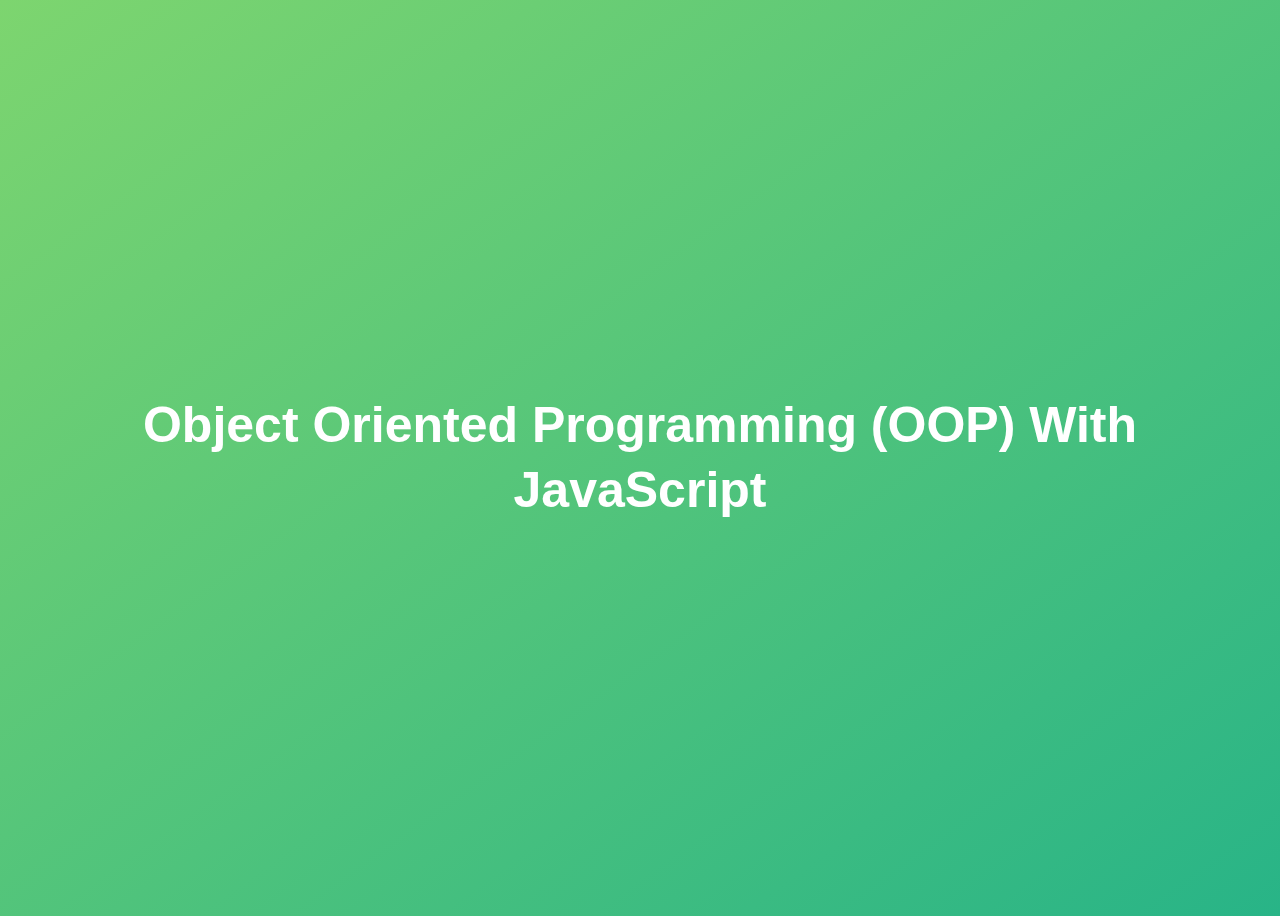
<file: 14-oop/index.html>
<!DOCTYPE html>
<html lang="en">

  <head>
    <meta charset="UTF-8" />
    <meta name="viewport" content="width=device-width, initial-scale=1.0" />
    <meta http-equiv="X-UA-Compatible" content="ie=edge" />
    <title>Object Oriented Programming (OOP) With JavaScript</title>
    <style>
      body {
        height: 100vh;
        display: flex;
        align-items: center;
        background: linear-gradient(to top left, #28b487, #7dd56f);
      }

      h1 {
        font-family: sans-serif;
        font-size: 50px;
        line-height: 1.3;
        width: 100%;
        padding: 30px;
        text-align: center;
        color: white;
      }
    </style>
    <script defer src="script.js"></script>
  </head>

  <body>
    <h1>Object Oriented Programming (OOP) With JavaScript</h1>
  </body>

</html>
</file>
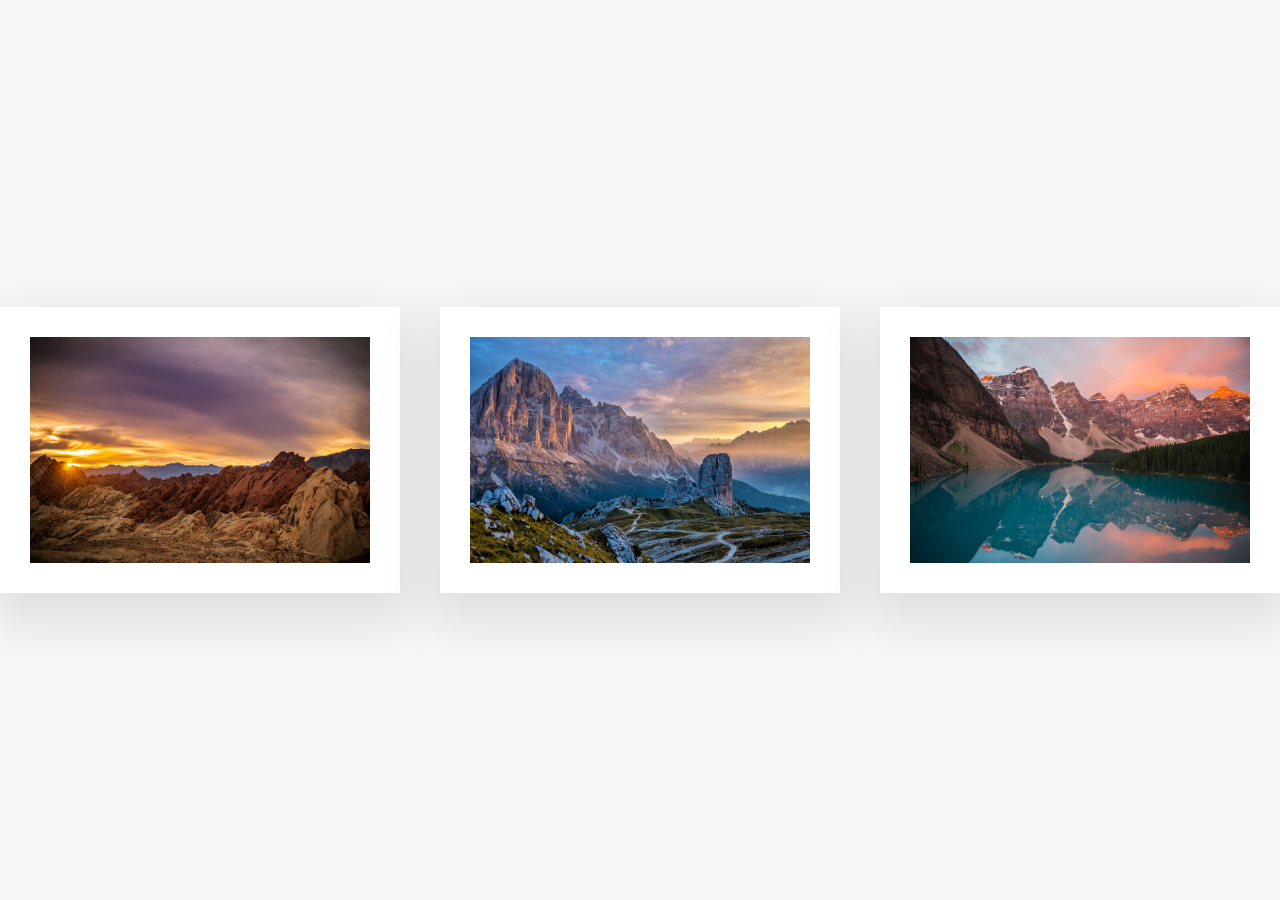
<file: 16-Asynchronous/index.html>
<!DOCTYPE html>
<html lang="en">
  <head>
    <meta charset="UTF-8" />
    <meta name="viewport" content="width=device-width, initial-scale=1.0" />
    <meta http-equiv="X-UA-Compatible" content="ie=edge" />
    <link rel="stylesheet" href="style.css" />
    <script defer src="script.js"></script>
    <title>Asynchronous JavaScript</title>
  </head>
  <body>
    <main class="container">
      <div class="images">
        <!-- <img src="./img/img-1.jpg" alt=""> -->
        <!-- <img src="./img/img-2.jpg" alt=""> -->
      </div>
      <div class="countries">
        <!--
        <article class="country">
          <img class="country__img" src="" />
          <div class="country__data">
            <h3 class="country__name">COUNTRY</h3>
            <h4 class="country__region">REGION</h4>
            <p class="country__row"><span>👫</span>POP people</p>
            <p class="country__row"><span>🗣️</span>LANG</p>
            <p class="country__row"><span>💰</span>CUR</p>
          </div>
        </article>
        -->
      </div>
      <button class="btn-country">Where am I?</button>
      <div class="images"></div>
    </main>
  </body>
</html>
</file>
<file: 06-guess MY Number!/style.css>
@import url('https://fonts.googleapis.com/css?family=Press+Start+2P&display=swap');

* {
  margin: 0;
  padding: 0;
  box-sizing: inherit;
}

html {
  font-size: 62.5%;
  box-sizing: border-box;
}

body {
  font-family: 'Press Start 2P', sans-serif;
  color: #eee;
  background-color: #222;
  /* background-color: #60b347; */
}

/* LAYOUT */
header {
  position: relative;
  height: 35vh;
  border-bottom: 7px solid #eee;
}

main {
  height: 65vh;
  color: #eee;
  display: flex;
  align-items: center;
  justify-content: space-around;
}
.hidden {
  display: none;
}
.left {
  width: 52rem;
  display: flex;
  flex-direction: column;
  align-items: center;
}

.right {
  width: 52rem;
  font-size: 2rem;
}

/* ELEMENTS STYLE */
h1 {
  font-size: 4rem;
  text-align: center;
  position: absolute;
  width: 100%;
  top: 52%;
  left: 50%;
  transform: translate(-50%, -50%);
}

.number {
  background: #eee;
  color: #333;
  font-size: 6rem;
  width: 15rem;
  padding: 3rem 0rem;
  text-align: center;
  position: absolute;
  bottom: 0;
  left: 50%;
  transform: translate(-50%, 50%);
}

.between {
  font-size: 1.4rem;
  position: absolute;
  top: 2rem;
  right: 2rem;
}

.again {
  position: absolute;
  top: 2rem;
  left: 2rem;
}

.guess {
  background: none;
  border: 4px solid #eee;
  font-family: inherit;
  color: inherit;
  font-size: 5rem;
  padding: 2.5rem;
  width: 25rem;
  text-align: center;
  display: block;
  margin-bottom: 3rem;
}

.btn {
  border: none;
  background-color: #eee;
  color: #222;
  font-size: 2rem;
  font-family: inherit;
  padding: 2rem 3rem;
  cursor: pointer;
}

.btn:hover {
  background-color: #ccc;
}

.message {
  margin-bottom: 8rem;
  height: 3rem;
}

.label-score {
  margin-bottom: 2rem;
}
</file>
<file: 07-modal/style.css>
* {
  margin: 0;
  padding: 0;
  box-sizing: inherit;
}

html {
  font-size: 62.5%;
  box-sizing: border-box;
}

body {
  font-family: sans-serif;
  color: #333;
  line-height: 1.5;
  height: 100vh;
  position: relative;
  display: flex;
  align-items: flex-start;
  justify-content: center;
  background: linear-gradient(to top left, #28b487, #7dd56f);
}

.show-modal {
  font-size: 2rem;
  font-weight: 600;
  padding: 1.75rem 3.5rem;
  margin: 5rem 2rem;
  border: none;
  background-color: #fff;
  color: #444;
  border-radius: 10rem;
  cursor: pointer;
}

.close-modal {
  position: absolute;
  top: 1.2rem;
  right: 2rem;
  font-size: 5rem;
  color: #333;
  cursor: pointer;
  border: none;
  background: none;
}

h1 {
  font-size: 2.5rem;
  margin-bottom: 2rem;
}

p {
  font-size: 1.8rem;
}

/* -------------------------- */
/* CLASSES TO MAKE MODAL WORK */
.hidden {
  display: none;
}

.modal {
  position: absolute;
  top: 50%;
  left: 50%;
  transform: translate(-50%, -50%);
  width: 70%;
  background-color: white;
  padding: 6rem;
  border-radius: 5px;
  box-shadow: 0 3rem 5rem rgba(0, 0, 0, 0.3);
  z-index: 10;
}

.overlay {
  position: absolute;
  top: 0;
  left: 0;
  width: 100%;
  height: 100%;
  background-color: rgba(0, 0, 0, 0.6);
  backdrop-filter: blur(3px);
  z-index: 5;
}
</file>
<file: 08-pig Game/style.css>
@import url('https://fonts.googleapis.com/css2?family=Nunito&display=swap');

* {
  margin: 0;
  padding: 0;
  box-sizing: inherit;
}

html {
  font-size: 62.5%;
  box-sizing: border-box;
}

body {
  font-family: 'Nunito', sans-serif;
  font-weight: 400;
  height: 100vh;
  color: #333;
  background-image: linear-gradient(to top left, #753682 0%, #bf2e34 100%);
  display: flex;
  align-items: center;
  justify-content: center;
}

/* LAYOUT */
main {
  position: relative;
  width: 100rem;
  height: 60rem;
  background-color: rgba(255, 255, 255, 0.35);
  backdrop-filter: blur(200px);
  filter: blur();
  box-shadow: 0 3rem 5rem rgba(0, 0, 0, 0.25);
  border-radius: 9px;
  overflow: hidden;
  display: flex;
}

.player {
  flex: 50%;
  padding: 9rem;
  display: flex;
  flex-direction: column;
  align-items: center;
  transition: all 0.75s;
}

/* ELEMENTS */
.name {
  position: relative;
  font-size: 4rem;
  text-transform: uppercase;
  letter-spacing: 1px;
  word-spacing: 2px;
  font-weight: 300;
  margin-bottom: 1rem;
}

.score {
  font-size: 8rem;
  font-weight: 300;
  color: #c7365f;
  margin-bottom: auto;
}

.player--active {
  background-color: rgba(255, 255, 255, 0.4);
}
.player--active .name {
  font-weight: 700;
}
.player--active .score {
  font-weight: 400;
}

.player--active .current {
  opacity: 1;
}

.current {
  background-color: #c7365f;
  opacity: 0.8;
  border-radius: 9px;
  color: #fff;
  width: 65%;
  padding: 2rem;
  text-align: center;
  transition: all 0.75s;
}

.current-label {
  text-transform: uppercase;
  margin-bottom: 1rem;
  font-size: 1.7rem;
  color: #ddd;
}

.current-score {
  font-size: 3.5rem;
}

/* ABSOLUTE POSITIONED ELEMENTS */
.btn {
  position: absolute;
  left: 50%;
  transform: translateX(-50%);
  color: #444;
  background: none;
  border: none;
  font-family: inherit;
  font-size: 1.8rem;
  text-transform: uppercase;
  cursor: pointer;
  font-weight: 400;
  transition: all 0.2s;

  background-color: white;
  background-color: rgba(255, 255, 255, 0.6);
  backdrop-filter: blur(10px);

  padding: 0.7rem 2.5rem;
  border-radius: 50rem;
  box-shadow: 0 1.75rem 3.5rem rgba(0, 0, 0, 0.1);
}

.btn::first-letter {
  font-size: 2.4rem;
  display: inline-block;
  margin-right: 0.7rem;
}

.btn--new {
  top: 4rem;
}
.btn--roll {
  top: 39.3rem;
}
.btn--hold {
  top: 46.1rem;
}

.btn:active {
  transform: translate(-50%, 3px);
  box-shadow: 0 1rem 2rem rgba(0, 0, 0, 0.15);
}

.btn:focus {
  outline: none;
}

.dice {
  position: absolute;
  left: 50%;
  top: 16.5rem;
  transform: translateX(-50%);
  height: 10rem;
  box-shadow: 0 2rem 5rem rgba(0, 0, 0, 0.2);
}

.player--winner {
  background-color: #2f2f2f;
}

.player--winner .name {
  font-weight: 700;
  color: #c7365f;
}
.hidden{
  display: none;
}
</file>
<file: 11-Arrays-Bankist/style.css>
/*
 * Use this CSS to learn some intersting techniques,
 * in case you're wondering how I built the UI.
 * Have fun! 😁
 */

* {
  margin: 0;
  padding: 0;
  box-sizing: inherit;
}

html {
  font-size: 65.5%;
  box-sizing: border-box;
}

body {
  font-family: "Poppins", sans-serif;
  color: #444;
  background-color: #f3f3f3;
  height: 100vh;
  padding: 2rem;
}

nav {
  display: flex;
  justify-content: space-between;
  align-items: center;
  padding: 0 2rem;
}

.welcome {
  font-size: 1.9rem;
  font-weight: 500;
}

.logo {
  height: 5.25rem;
}

.login {
  display: flex;
}

.login__input {
  border: none;
  padding: 0.5rem 2rem;
  font-size: 1.6rem;
  font-family: inherit;
  text-align: center;
  width: 12rem;
  border-radius: 10rem;
  margin-right: 1rem;
  color: inherit;
  border: 1px solid #fff;
  transition: all 0.3s;
}

.login__input:focus {
  outline: none;
  border: 1px solid #ccc;
}

.login__input::placeholder {
  color: #bbb;
}

.login__btn {
  border: none;
  background: none;
  font-size: 2.2rem;
  color: inherit;
  cursor: pointer;
  transition: all 0.3s;
}

.login__btn:hover,
.login__btn:focus,
.btn--sort:hover,
.btn--sort:focus {
  outline: none;
  color: #777;
}

/* MAIN */
.app {
  position: relative;
  max-width: 100rem;
  margin: 4rem auto;
  display: grid;
  grid-template-columns: 4fr 3fr;
  grid-template-rows: auto repeat(3, 15rem) auto;
  gap: 2rem;

  /* NOTE This creates the fade in/out anumation */
  opacity: 0;
  transition: all 1s;
}

.balance {
  grid-column: 1 / span 2;
  display: flex;
  flex-direction: row;
  align-items: flex-end;
  justify-content: space-between;
  margin-bottom: 2rem;
}

.balance__label {
  font-size: 2.2rem;
  font-weight: 500;
  margin-bottom: -0.2rem;
}

.balance__date {
  font-size: 1.4rem;
  color: #888;
}

.balance__value {
  font-size: 4.5rem;
  font-weight: 400;
}

/* MOVEMENTS */
.movements {
  grid-row: 2 / span 3;
  background-color: #fff;
  border-radius: 1rem;
  overflow: scroll;
}

.movements__row {
  padding: 2.25rem 4rem;
  display: flex;
  align-items: center;
  border-bottom: 1px solid #eee;
}

.movements__type {
  font-size: 1.1rem;
  text-transform: uppercase;
  font-weight: 500;
  color: #fff;
  padding: 0.1rem 1rem;
  border-radius: 10rem;
  margin-right: 2rem;
}

.movements__date {
  font-size: 1.1rem;
  text-transform: uppercase;
  font-weight: 500;
  color: #666;
}

.movements__type--deposit {
  background-image: linear-gradient(to top left, #39b385, #9be15d);
}

.movements__type--withdrawal {
  background-image: linear-gradient(to top left, #e52a5a, #ff585f);
}

.movements__value {
  font-size: 1.7rem;
  margin-left: auto;
}

/* SUMMARY */
.summary {
  grid-row: 5 / 6;
  display: flex;
  align-items: baseline;
  padding: 0 0.3rem;
  margin-top: 1rem;
}

.summary__label {
  font-size: 1.2rem;
  font-weight: 500;
  text-transform: uppercase;
  margin-right: 0.8rem;
}

.summary__value {
  font-size: 2.2rem;
  margin-right: 2.5rem;
}

.summary__value--in,
.summary__value--interest {
  color: #66c873;
}

.summary__value--out {
  color: #f5465d;
}

.btn--sort {
  margin-left: auto;
  border: none;
  background: none;
  font-size: 1.3rem;
  font-weight: 500;
  cursor: pointer;
}

/* OPERATIONS */
.operation {
  border-radius: 1rem;
  padding: 3rem 4rem;
  color: #333;
}

.operation--transfer {
  background-image: linear-gradient(to top left, #ffb003, #ffcb03);
}

.operation--loan {
  background-image: linear-gradient(to top left, #39b385, #9be15d);
}

.operation--close {
  background-image: linear-gradient(to top left, #e52a5a, #ff585f);
}

h2 {
  margin-bottom: 1.5rem;
  font-size: 1.7rem;
  font-weight: 600;
  color: #333;
}

.form {
  display: grid;
  grid-template-columns: 2.5fr 2.5fr 1fr;
  grid-template-rows: auto auto;
  gap: 0.4rem 1rem;
}

/* Exceptions for interst */
.form.form--loan {
  grid-template-columns: 2.5fr 1fr 2.5fr;
}
.form__label--loan {
  grid-row: 2;
}
/* End exceptions */

.form__input {
  width: 100%;
  border: none;
  background-color: rgba(255, 255, 255, 0.4);
  font-family: inherit;
  font-size: 1.5rem;
  text-align: center;
  color: #333;
  padding: 0.3rem 1rem;
  border-radius: 0.7rem;
  transition: all 0.3s;
}

.form__input:focus {
  outline: none;
  background-color: rgba(255, 255, 255, 0.6);
}

.form__label {
  font-size: 1.3rem;
  text-align: center;
}

.form__btn {
  border: none;
  border-radius: 0.7rem;
  font-size: 1.8rem;
  background-color: #fff;
  cursor: pointer;
  transition: all 0.3s;
}

.form__btn:focus {
  outline: none;
  background-color: rgba(255, 255, 255, 0.8);
}

.logout-timer {
  padding: 0 0.3rem;
  margin-top: 1.9rem;
  text-align: right;
  font-size: 1.25rem;
}

.timer {
  font-weight: 600;
}
</file>
<file: 13-Advanced-DOM-Bankist/style.css>
/* The page is NOT responsive. You can implement responsiveness yourself if you wanna have some fun 😃 */

:root {
  --color-primary: #5ec576;
  --color-secondary: #ffcb03;
  --color-tertiary: #ff585f;
  --color-primary-darker: #4bbb7d;
  --color-secondary-darker: #ffbb00;
  --color-tertiary-darker: #fd424b;
  --color-primary-opacity: #5ec5763a;
  --color-secondary-opacity: #ffcd0331;
  --color-tertiary-opacity: #ff58602d;
  --gradient-primary: linear-gradient(to top left, #39b385, #9be15d);
  --gradient-secondary: linear-gradient(to top left, #ffb003, #ffcb03);
}

* {
  margin: 0;
  padding: 0;
  box-sizing: inherit;
}

html {
  font-size: 62.5%;
  box-sizing: border-box;
}

body {
  font-family: 'Poppins', sans-serif;
  font-weight: 300;
  color: #444;
  line-height: 1.9;
  background-color: #f3f3f3;
}

/* GENERAL ELEMENTS */
.section {
  padding: 15rem 3rem;
  border-top: 1px solid #ddd;

  transition: transform 1s, opacity 1s;
}

.section--hidden {
  opacity: 0;
  transform: translateY(8rem);
}

.section__title {
  max-width: 80rem;
  margin: 0 auto 8rem auto;
}

.section__description {
  font-size: 1.8rem;
  font-weight: 600;
  text-transform: uppercase;
  color: var(--color-primary);
  margin-bottom: 1rem;
}

.section__header {
  font-size: 4rem;
  line-height: 1.3;
  font-weight: 500;
}

.btn {
  display: inline-block;
  background-color: var(--color-primary);
  font-size: 1.6rem;
  font-family: inherit;
  font-weight: 500;
  border: none;
  padding: 1.25rem 4.5rem;
  border-radius: 10rem;
  cursor: pointer;
  transition: all 0.3s;
}

.btn:hover {
  background-color: var(--color-primary-darker);
}

.btn--text {
  display: inline-block;
  background: none;
  font-size: 1.7rem;
  font-family: inherit;
  font-weight: 500;
  color: var(--color-primary);
  border: none;
  border-bottom: 1px solid currentColor;
  padding-bottom: 2px;
  cursor: pointer;
  transition: all 0.3s;
}

p {
  color: #666;
}

/* This is BAD for accessibility! Don't do in the real world! */
button:focus {
  outline: none;
}

img {
  transition: filter 0.5s;
}

.lazy-img {
  filter: blur(20px);
}

/* NAVIGATION */
.nav {
  display: flex;
  justify-content: space-between;
  align-items: center;
  height: 9rem;
  width: 100%;
  padding: 0 6rem;
  z-index: 100;
}

/* nav and stickly class at the same time */
.nav.sticky {
  position: fixed;
  background-color: rgba(255, 255, 255, 0.95);
}

.nav__logo {
  height: 4.5rem;
  transition: all 0.3s;
}

.nav__links {
  display: flex;
  align-items: center;
  list-style: none;
}

.nav__item {
  margin-left: 4rem;
}

.nav__link:link,
.nav__link:visited {
  font-size: 1.7rem;
  font-weight: 400;
  color: inherit;
  text-decoration: none;
  display: block;
  transition: all 0.3s;
}

.nav__link--btn:link,
.nav__link--btn:visited {
  padding: 0.8rem 2.5rem;
  border-radius: 3rem;
  background-color: var(--color-primary);
  color: #222;
}

.nav__link--btn:hover,
.nav__link--btn:active {
  color: inherit;
  background-color: var(--color-primary-darker);
  color: #333;
}

/* HEADER */
.header {
  padding: 0 3rem;
  height: 100vh;
  display: flex;
  flex-direction: column;
  align-items: center;
}

.header__title {
  flex: 1;

  max-width: 115rem;
  display: grid;
  grid-template-columns: 3fr 2fr;
  row-gap: 3rem;
  align-content: center;
  justify-content: center;

  align-items: start;
  justify-items: start;
}

h1 {
  font-size: 5.5rem;
  line-height: 1.35;
}

h4 {
  font-size: 2.4rem;
  font-weight: 500;
}

.header__img {
  width: 100%;
  grid-column: 2 / 3;
  grid-row: 1 / span 4;
  transform: translateY(-6rem);
}

.highlight {
  position: relative;
}

.highlight::after {
  display: block;
  content: '';
  position: absolute;
  bottom: 0;
  left: 0;
  height: 100%;
  width: 100%;
  z-index: -1;
  opacity: 0.7;
  transform: scale(1.07, 1.05) skewX(-15deg);
  background-image: var(--gradient-primary);
}

/* FEATURES */
.features {
  display: grid;
  grid-template-columns: 1fr 1fr;
  gap: 4rem;
  margin: 0 12rem;
}

.features__img {
  width: 100%;
}

.features__feature {
  align-self: center;
  justify-self: center;
  width: 70%;
  font-size: 1.5rem;
}

.features__icon {
  display: flex;
  align-items: center;
  justify-content: center;
  background-color: var(--color-primary-opacity);
  height: 5.5rem;
  width: 5.5rem;
  border-radius: 50%;
  margin-bottom: 2rem;
}

.features__icon svg {
  height: 2.5rem;
  width: 2.5rem;
  fill: var(--color-primary);
}

.features__header {
  font-size: 2rem;
  margin-bottom: 1rem;
}

/* OPERATIONS */
.operations {
  max-width: 100rem;
  margin: 12rem auto 0 auto;

  background-color: #fff;
}

.operations__tab-container {
  display: flex;
  justify-content: center;
}

.operations__tab {
  margin-right: 2.5rem;
  transform: translateY(-50%);
}

.operations__tab span {
  margin-right: 1rem;
  font-weight: 600;
  display: inline-block;
}

.operations__tab--1 {
  background-color: var(--color-secondary);
}

.operations__tab--1:hover {
  background-color: var(--color-secondary-darker);
}

.operations__tab--3 {
  background-color: var(--color-tertiary);
  margin: 0;
}

.operations__tab--3:hover {
  background-color: var(--color-tertiary-darker);
}

.operations__tab--active {
  transform: translateY(-66%);
}

.operations__content {
  display: none;

  /* JUST PRESENTATIONAL */
  font-size: 1.7rem;
  padding: 2.5rem 7rem 6.5rem 7rem;
}

.operations__content--active {
  display: grid;
  grid-template-columns: 7rem 1fr;
  column-gap: 3rem;
  row-gap: 0.5rem;
}

.operations__header {
  font-size: 2.25rem;
  font-weight: 500;
  align-self: center;
}

.operations__icon {
  display: flex;
  align-items: center;
  justify-content: center;
  height: 7rem;
  width: 7rem;
  border-radius: 50%;
}

.operations__icon svg {
  height: 2.75rem;
  width: 2.75rem;
}

.operations__content p {
  grid-column: 2;
}

.operations__icon--1 {
  background-color: var(--color-secondary-opacity);
}
.operations__icon--2 {
  background-color: var(--color-primary-opacity);
}
.operations__icon--3 {
  background-color: var(--color-tertiary-opacity);
}
.operations__icon--1 svg {
  fill: var(--color-secondary-darker);
}
.operations__icon--2 svg {
  fill: var(--color-primary);
}
.operations__icon--3 svg {
  fill: var(--color-tertiary);
}

/* SLIDER */
.slider {
  max-width: 100rem;
  height: 50rem;
  margin: 0 auto;
  position: relative;

  /* IN THE END */
  overflow: hidden;
}

.slide {
  position: absolute;
  top: 0;
  width: 100%;
  height: 50rem;

  display: flex;
  align-items: center;
  justify-content: center;

  /* THIS creates the animation! */
  transition: transform 1s;
}

.slide > img {
  /* Only for images that have different size than slide */
  width: 100%;
  height: 100%;
  object-fit: cover;
}

.slider__btn {
  position: absolute;
  top: 50%;
  z-index: 10;

  border: none;
  background: rgba(255, 255, 255, 0.7);
  font-family: inherit;
  color: #333;
  border-radius: 50%;
  height: 5.5rem;
  width: 5.5rem;
  font-size: 3.25rem;
  cursor: pointer;
}

.slider__btn--left {
  left: 6%;
  transform: translate(-50%, -50%);
}

.slider__btn--right {
  right: 6%;
  transform: translate(50%, -50%);
}

.dots {
  position: absolute;
  bottom: 5%;
  left: 50%;
  transform: translateX(-50%);
  display: flex;
}

.dots__dot {
  border: none;
  background-color: #b9b9b9;
  opacity: 0.7;
  height: 1rem;
  width: 1rem;
  border-radius: 50%;
  margin-right: 1.75rem;
  cursor: pointer;
  transition: all 0.5s;

  /* Only necessary when overlying images */
  /* box-shadow: 0 0.6rem 1.5rem rgba(0, 0, 0, 0.7); */
}

.dots__dot:last-child {
  margin: 0;
}

.dots__dot--active {
  /* background-color: #fff; */
  background-color: #888;
  opacity: 1;
}

/* TESTIMONIALS */
.testimonial {
  width: 65%;
  position: relative;
}

.testimonial::before {
  content: '\201C';
  position: absolute;
  top: -5.7rem;
  left: -6.8rem;
  line-height: 1;
  font-size: 20rem;
  font-family: inherit;
  color: var(--color-primary);
  z-index: -1;
}

.testimonial__header {
  font-size: 2.25rem;
  font-weight: 500;
  margin-bottom: 1.5rem;
}

.testimonial__text {
  font-size: 1.7rem;
  margin-bottom: 3.5rem;
  color: #666;
}

.testimonial__author {
  margin-left: 3rem;
  font-style: normal;

  display: grid;
  grid-template-columns: 6.5rem 1fr;
  column-gap: 2rem;
}

.testimonial__photo {
  grid-row: 1 / span 2;
  width: 6.5rem;
  border-radius: 50%;
}

.testimonial__name {
  font-size: 1.7rem;
  font-weight: 500;
  align-self: end;
  margin: 0;
}

.testimonial__location {
  font-size: 1.5rem;
}

.section__title--testimonials {
  margin-bottom: 4rem;
}

/* SIGNUP */
.section--sign-up {
  background-color: #37383d;
  border-top: none;
  border-bottom: 1px solid #444;
  text-align: center;
  padding: 10rem 3rem;
}

.section--sign-up .section__header {
  color: #fff;
  text-align: center;
}

.section--sign-up .section__title {
  margin-bottom: 6rem;
}

.section--sign-up .btn {
  font-size: 1.9rem;
  padding: 2rem 5rem;
}

/* FOOTER */
.footer {
  padding: 10rem 3rem;
  background-color: #37383d;
}

.footer__nav {
  list-style: none;
  display: flex;
  justify-content: center;
  margin-bottom: 5rem;
}

.footer__item {
  margin-right: 4rem;
}

.footer__link {
  font-size: 1.6rem;
  color: #eee;
  text-decoration: none;
}

.footer__logo {
  height: 5rem;
  display: block;
  margin: 0 auto;
  margin-bottom: 5rem;
}

.footer__copyright {
  font-size: 1.4rem;
  color: #aaa;
  text-align: center;
}

.footer__copyright .footer__link {
  font-size: 1.4rem;
}

/* MODAL WINDOW */
.modal {
  position: fixed;
  top: 50%;
  left: 50%;
  transform: translate(-50%, -50%);
  max-width: 60rem;
  background-color: #f3f3f3;
  padding: 5rem 6rem;
  box-shadow: 0 4rem 6rem rgba(0, 0, 0, 0.3);
  z-index: 1000;
  transition: all 0.5s;
}

.overlay {
  position: fixed;
  top: 0;
  left: 0;
  width: 100%;
  height: 100%;
  background-color: rgba(0, 0, 0, 0.5);
  backdrop-filter: blur(4px);
  z-index: 100;
  transition: all 0.5s;
}

.modal__header {
  font-size: 3.25rem;
  margin-bottom: 4.5rem;
  line-height: 1.5;
}

.modal__form {
  margin: 0 3rem;
  display: grid;
  grid-template-columns: 1fr 2fr;
  align-items: center;
  gap: 2.5rem;
}

.modal__form label {
  font-size: 1.7rem;
  font-weight: 500;
}

.modal__form input {
  font-size: 1.7rem;
  padding: 1rem 1.5rem;
  border: 1px solid #ddd;
  border-radius: 0.5rem;
}

.modal__form button {
  grid-column: 1 / span 2;
  justify-self: center;
  margin-top: 1rem;
}

.btn--close-modal {
  font-family: inherit;
  color: inherit;
  position: absolute;
  top: 0.5rem;
  right: 2rem;
  font-size: 4rem;
  cursor: pointer;
  border: none;
  background: none;
}

.hidden {
  visibility: hidden;
  opacity: 0;
}

/* COOKIE MESSAGE */
.cookie-message {
  display: flex;
  align-items: center;
  justify-content: space-evenly;
  width: 100%;
  background-color: white;
  color: #bbb;
  font-size: 1.5rem;
  font-weight: 400;
}
</file>
<file: 16-Asynchronous/style.css>
* {
  margin: 0;
  padding: 0;
  box-sizing: inherit;
}

html {
  font-size: 62.5%;
  box-sizing: border-box;
}

body {
  font-family: system-ui;
  color: #555;
  background-color: #f7f7f7;
  min-height: 100vh;

  display: flex;
  align-items: center;
  justify-content: center;
}

.container {
  display: flex;
  flex-flow: column;
  align-items: center;
}

.countries {
  /* margin-bottom: 8rem; */
  display: flex;

  font-size: 2rem;
  opacity: 0;
  transition: opacity 1s;
}

.country {
  background-color: #fff;
  box-shadow: 0 2rem 5rem 1rem rgba(0, 0, 0, 0.1);
  font-size: 1.8rem;
  width: 30rem;
  border-radius: 0.7rem;
  margin: 0 3rem;
  /* overflow: hidden; */
}

.neighbour::before {
  content: 'Neighbour country';
  width: 100%;
  position: absolute;
  top: -4rem;

  text-align: center;
  font-size: 1.8rem;
  font-weight: 600;
  text-transform: uppercase;
  color: #888;
}

.neighbour {
  transform: scale(0.8) translateY(1rem);
  margin-left: 0;
}

.country__img {
  width: 30rem;
  height: 17rem;
  object-fit: cover;
  background-color: #eee;
  border-top-left-radius: 0.7rem;
  border-top-right-radius: 0.7rem;
}

.country__data {
  padding: 2.5rem 3.75rem 3rem 3.75rem;
}

.country__name {
  font-size: 2.7rem;
  margin-bottom: 0.7rem;
}

.country__region {
  font-size: 1.4rem;
  margin-bottom: 2.5rem;
  text-transform: uppercase;
  color: #888;
}

.country__row:not(:last-child) {
  margin-bottom: 1rem;
}

.country__row span {
  display: inline-block;
  margin-right: 2rem;
  font-size: 2.4rem;
}

.btn-country {
  border: none;
  font-size: 2rem;
  padding: 2rem 5rem;
  border-radius: 0.7rem;
  color: white;
  background-color: orangered;
  cursor: pointer;
  display: none;
}

.images {
  display: flex;
}

.images img {
  display: block;
  width: 80rem;
  margin: 4rem;
}

.images img.parallel {
  width: 40rem;
  margin: 2rem;
  border: 3rem solid white;
  box-shadow: 0 2rem 5rem 1rem rgba(0, 0, 0, 0.1);
}
</file>
